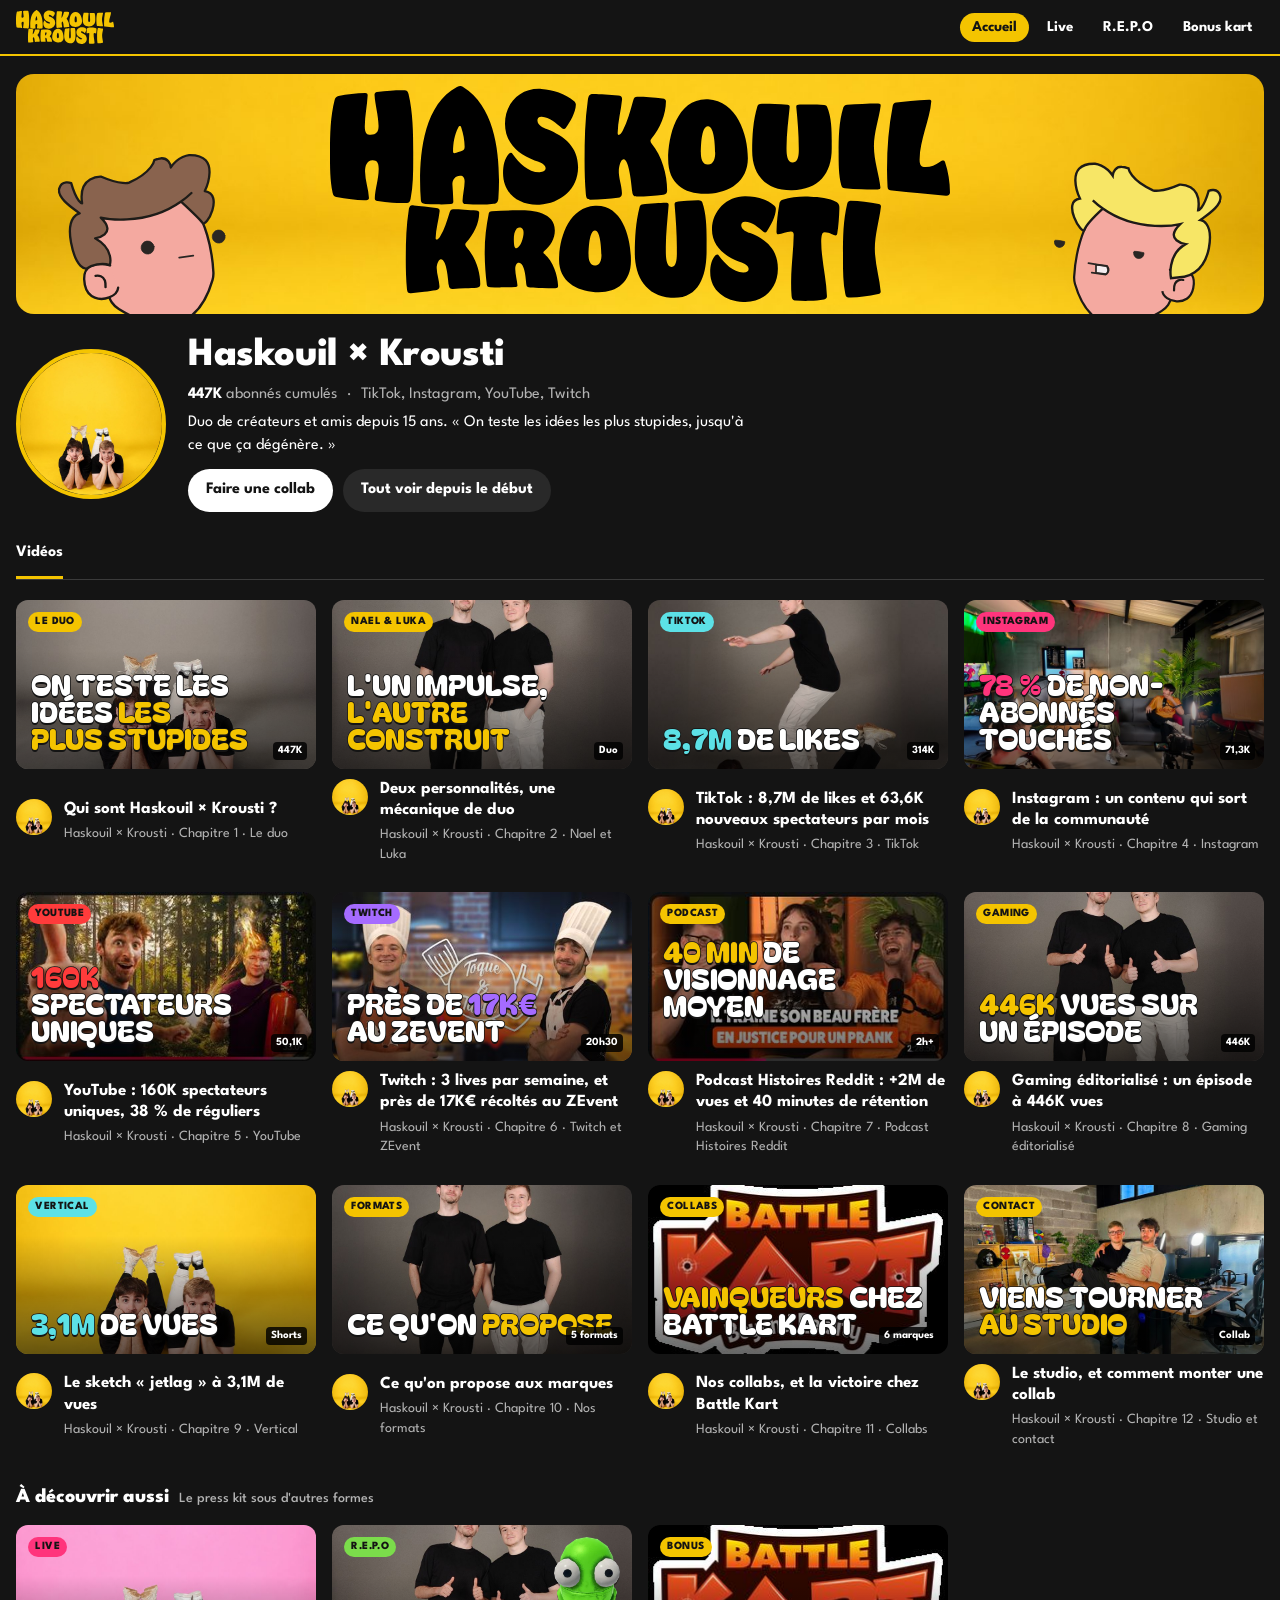
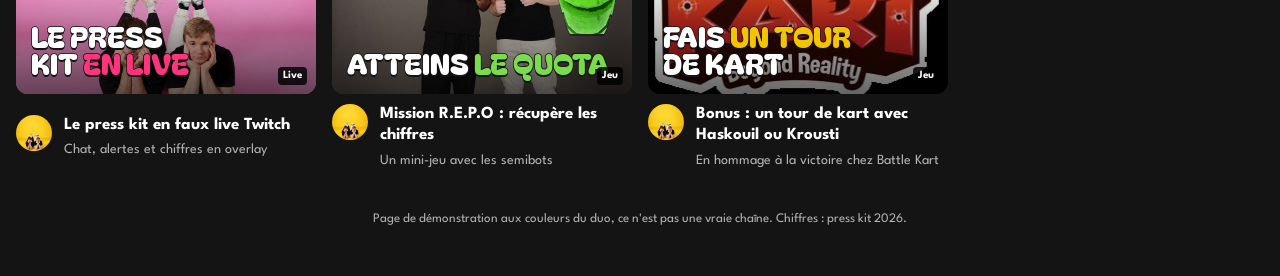
<file: index.html>
<!doctype html>
<html lang="fr">
<head>
<meta charset="utf-8">
<meta name="viewport" content="width=device-width, initial-scale=1, viewport-fit=cover">
<title>Haskouil × Krousti</title>
<meta name="description" content="Press kit 2026 de Haskouil × Krousti, duo d'humour : chiffres, formats, collabs et contact.">
<link rel="icon" href="assets/logo/haskouil.svg">
<link rel="preconnect" href="https://fonts.googleapis.com">
<link rel="preconnect" href="https://fonts.gstatic.com" crossorigin>
<link rel="stylesheet" href="https://fonts.googleapis.com/css2?family=Bagel+Fat+One&family=League+Spartan:wght@400;500;600;700;800&display=swap">
<link rel="stylesheet" href="assets/nav.css">
<style>
/* Layout : page de chaîne vidéo (bannière, en-tête, grille de miniatures). Chaque miniature ouvre une vue « lecture » : lecteur qui fait défiler les chiffres, description, et la suite à droite. Couleurs du kit média HxK. */
:root {
  --bg: #141414;
  --card: #1f1f1f;
  --card-2: #292929;
  --line: #3b3b3b;
  --ink: #ffffff;
  --ink-dim: #b3b3b3;
  --yellow: #f4c400;
  --pink: #ff347c;
  --tiktok: #5ce1e6;
  --twitch: #a56bff;
  --font-display: "Bagel Fat One", "Arial Black", Impact, sans-serif;
  --font-body: "League Spartan", "Helvetica Neue", Arial, sans-serif;
  color-scheme: dark;
}
[hidden] { display: none !important; }
* { box-sizing: border-box; }
html, body { margin: 0; }
body { background: var(--bg); color: var(--ink); font-family: var(--font-body); font-size: 16px; line-height: 1.4; }
img { max-width: 100%; }
button { font: inherit; color: inherit; cursor: pointer; }
button:focus-visible, a:focus-visible { outline: 3px solid var(--yellow); outline-offset: 3px; }
.page {
  max-width: 1280px; margin: 0 auto;
  padding-left: max(16px, env(safe-area-inset-left, 0px));
  padding-right: max(16px, env(safe-area-inset-right, 0px));
  padding-block: 18px calc(48px + env(safe-area-inset-bottom, 0px));
}

/* Bannière et en-tête de chaîne */
.banner {
  border-radius: 18px; overflow: hidden; position: relative;
  aspect-ratio: 5.2 / 1; max-width: 100%; min-height: 110px; display: grid; place-items: center;
  background: var(--yellow) url(assets/fond/bg-jaune.jpg) center / cover no-repeat;
}
.banner .lettrage { width: min(62%, 620px); height: auto; }
.banner .head { position: absolute; bottom: -6%; width: 15%; max-width: 160px; height: auto; }
.banner .head.l { left: 4%; transform: rotate(-8deg); }
.banner .head.r { right: 4%; transform: rotate(8deg); }

.channel { display: grid; grid-template-columns: auto minmax(0, 1fr); gap: 22px; align-items: center; margin: 22px 0 6px; }
.avatar { width: clamp(76px, 12vw, 150px); aspect-ratio: 1; max-width: 100%; border-radius: 50%; object-fit: cover; object-position: center 70%; border: 4px solid var(--yellow); }
.channel h1 { font-weight: 800; font-size: clamp(26px, 4vw, 40px); margin: 0; line-height: 1; letter-spacing: -.01em; }
.channel .meta { color: var(--ink-dim); margin: 8px 0 6px; display: flex; flex-wrap: wrap; gap: 4px 10px; }
.channel .meta b { color: var(--ink); font-weight: 700; }
.channel .about { margin: 0 0 12px; max-width: 62ch; }
.channel .actions { display: flex; gap: 10px; flex-wrap: wrap; }
.btn { border: 0; border-radius: 999px; padding: 10px 18px; font-weight: 700; background: var(--ink); color: #141414; text-decoration: none; display: inline-block; }
.btn.alt { background: var(--card-2); color: var(--ink); }
.btn:hover { filter: brightness(.92); }

.section-title { font-size: 20px; font-weight: 800; margin: 34px 0 14px; display: flex; align-items: baseline; gap: 10px; }
.section-title small { font-size: 14px; font-weight: 500; color: var(--ink-dim); }
.tabs { display: flex; gap: 24px; border-bottom: 1px solid var(--line); margin: 18px 0 20px; }
.tabs span { padding: 12px 0; font-weight: 700; border-bottom: 3px solid var(--yellow); }

/* Grille de miniatures */
.grid { display: grid; grid-template-columns: repeat(auto-fill, minmax(min(100%, 290px), 1fr)); gap: 28px 16px; }
.card { background: none; border: 0; padding: 0; text-align: left; display: grid; gap: 10px; min-width: 0; text-decoration: none; color: inherit; }
.card:hover .thumb { transform: scale(1.015); }
.thumb {
  position: relative; aspect-ratio: 16 / 9; max-width: 100%; width: 100%; border-radius: 12px; overflow: hidden;
  background: var(--card); transition: transform .15s; container-type: inline-size;
}
.thumb .ph { position: absolute; inset: 0; background-size: cover; background-repeat: no-repeat; }
.thumb .ph.half { width: 50%; }
.thumb .ph.half + .ph.half { left: 50%; }
.thumb .shade { position: absolute; inset: 0; background: linear-gradient(180deg, rgba(0,0,0,0) 30%, rgba(0,0,0,.6)); }
.thumb .tx {
  position: absolute; left: 5cqw; right: 5cqw; bottom: 6cqw;
  font-family: var(--font-display); font-weight: 400; text-transform: uppercase; line-height: .95;
  font-size: 9.5cqw; color: var(--ink); text-wrap: balance;
  -webkit-text-stroke: .5cqw #141414; paint-order: stroke fill; text-shadow: 0 .8cqw 0 #141414;
}
.thumb.top .tx { top: 15cqw; bottom: auto; }
.thumb .tx em { font-style: normal; color: var(--accent, var(--yellow)); }
.thumb .tag {
  position: absolute; top: 4cqw; left: 4cqw; background: var(--accent, var(--yellow)); color: #141414;
  font-weight: 800; font-size: max(11px, 3.6cqw); padding: .8cqw 2.4cqw; border-radius: 999px; letter-spacing: .04em; text-transform: uppercase;
}
.thumb .dur {
  position: absolute; right: 3cqw; bottom: 3cqw; background: rgba(0,0,0,.82); color: #fff;
  font-weight: 700; font-size: max(11px, 3.4cqw); padding: .4cqw 1.6cqw; border-radius: 4px; font-variant-numeric: tabular-nums;
}
.thumb .sticker { position: absolute; right: 4cqw; top: 4cqw; width: 22cqw; height: auto; filter: drop-shadow(0 .8cqw 0 rgba(0,0,0,.35)); }
.card .row { display: grid; grid-template-columns: 36px minmax(0, 1fr); gap: 12px; }
.mini-av { width: 36px; height: 36px; border-radius: 50%; object-fit: cover; object-position: center 70%; }
.card h3 { margin: 0 0 4px; font-size: 17px; font-weight: 700; line-height: 1.25; display: -webkit-box; -webkit-line-clamp: 2; -webkit-box-orient: vertical; overflow: hidden; }
.card .sub { color: var(--ink-dim); font-size: 14px; }

/* Vue lecture */
.watch { display: grid; grid-template-columns: minmax(0, 1fr) 400px; gap: 24px; align-items: start; }
.back { background: none; border: 0; color: var(--ink-dim); font-weight: 700; padding: 4px 0 14px; }
.back:hover { color: var(--ink); }
.player { position: relative; aspect-ratio: 16 / 9; max-width: 100%; border-radius: 14px; overflow: hidden; background: #000; container-type: inline-size; }
.player .thumb { position: absolute; inset: 0; border-radius: 0; aspect-ratio: auto; }
.player .slide {
  position: absolute; inset: 0; display: grid; place-items: center; text-align: center; padding: 6cqw;
  background: var(--slide-bg, var(--yellow)); color: #141414;
}
.player .slide b { display: block; font-family: var(--font-display); font-weight: 400; font-size: 17cqw; line-height: .9; }
.player .slide span { display: block; font-weight: 700; font-size: max(14px, 4.2cqw); margin-top: 2cqw; max-width: 34ch; text-wrap: balance; }
.player .slide small { position: absolute; top: 4cqw; left: 4cqw; font-weight: 800; letter-spacing: .1em; text-transform: uppercase; font-size: max(11px, 2.4cqw); }
.player .slide.pop { animation: pop .45s cubic-bezier(.2, 1.4, .4, 1); }
@keyframes pop { from { transform: scale(.92); opacity: 0; } to { transform: none; opacity: 1; } }
.play {
  position: absolute; left: 50%; top: 50%; transform: translate(-50%, -50%);
  width: 15cqw; min-width: 60px; aspect-ratio: 1.4; border-radius: 22%; border: 0; background: var(--yellow);
  display: grid; place-items: center;
}
.play svg { width: 40%; fill: #141414; }
.bar { position: absolute; left: 0; right: 0; bottom: 0; height: 5px; background: rgba(255,255,255,.25); }
.bar i { display: block; height: 100%; width: 0; background: #141414; }
.ctrl { position: absolute; left: 3cqw; bottom: 3cqw; display: flex; gap: 8px; }
.ctrl button { background: rgba(0,0,0,.7); border: 0; border-radius: 999px; padding: 6px 12px; font-weight: 700; color: #fff; font-size: 14px; }

.watch h2 { font-size: clamp(20px, 2.6vw, 26px); font-weight: 800; margin: 14px 0 10px; line-height: 1.2; }
.owner { display: flex; align-items: center; gap: 12px; flex-wrap: wrap; margin-bottom: 14px; }
.owner .mini-av { width: 42px; height: 42px; }
.owner strong { display: block; font-weight: 700; }
.owner small { color: var(--ink-dim); }
.owner .btn { margin-left: auto; }
.desc { background: var(--card); border-radius: 12px; padding: 16px 18px; }
.desc .chap { font-weight: 700; color: var(--yellow); margin: 0 0 6px; }
.desc p { margin: 0 0 10px; }
.desc p.dim { color: var(--ink-dim); font-size: 14px; }
.desc ul.list { margin: 0 0 12px; padding-left: 20px; }
.desc ul.list li { margin-bottom: 4px; }
.stats { display: grid; grid-template-columns: repeat(auto-fill, minmax(min(100%, 140px), 1fr)); gap: 8px; margin: 6px 0 12px; }
.stat { background: var(--card-2); border-radius: 10px; padding: 12px 14px; min-width: 0; }
.stat b { display: block; font-family: var(--font-display); font-weight: 400; font-size: 28px; line-height: 1; font-variant-numeric: tabular-nums; }
.stat span { display: block; margin-top: 6px; font-size: 14px; color: var(--ink-dim); line-height: 1.3; }
.stat.big { grid-column: span 2; background: var(--yellow); color: #141414; }
.stat.big span { color: #141414; }
.duo-cols { display: grid; grid-template-columns: repeat(auto-fit, minmax(min(100%, 220px), 1fr)); gap: 10px; margin-bottom: 12px; }
.duo-cols > div { background: var(--card-2); border-radius: 10px; padding: 12px 14px; }
.duo-cols h3 { margin: 0 0 6px; display: flex; align-items: center; gap: 8px; font-size: 18px; }
.duo-cols h3 img { width: 34px; height: 34px; }
.duo-cols ul { margin: 0; padding-left: 18px; color: var(--ink-dim); }
.formats { display: grid; gap: 8px; margin: 0 0 12px; padding: 0; list-style: none; }
.formats li { background: var(--card-2); border-radius: 10px; padding: 10px 14px; }
.formats li b { display: block; }
.formats li span { color: var(--ink-dim); font-size: 14px; }
.brands { display: flex; flex-wrap: wrap; gap: 8px; list-style: none; padding: 0; margin: 0 0 12px; }
.brands li { background: var(--card-2); border-radius: 999px; padding: 6px 14px; font-weight: 700; }
.mail { display: flex; flex-wrap: wrap; gap: 8px; align-items: center; margin: 4px 0 12px; }
.mail code { font-family: var(--font-body); font-weight: 700; font-size: 18px; background: var(--card-2); padding: 8px 12px; border-radius: 8px; user-select: all; -webkit-user-select: all; overflow-wrap: anywhere; }
.desc a { color: var(--yellow); }
.src { color: var(--ink-dim); font-size: 13px; margin: 0; }

.next h2 { font-size: 16px; font-weight: 700; margin: 0 0 12px; }
.next-list { display: grid; gap: 10px; }
.next-item { display: grid; grid-template-columns: 168px minmax(0, 1fr); gap: 10px; background: none; border: 0; padding: 0; text-align: left; align-items: start; }
.next-item .thumb { border-radius: 8px; }
.next-item h3 { margin: 0 0 4px; font-size: 15px; font-weight: 700; line-height: 1.25; }
.next-item .sub { color: var(--ink-dim); font-size: 13px; }

.foot { color: var(--ink-dim); font-size: 13px; margin: 40px 0 0; text-align: center; }

@media (max-width: 1020px) { .watch { grid-template-columns: minmax(0, 1fr); } }
@media (max-width: 560px) {
  .channel { grid-template-columns: minmax(0, 1fr); justify-items: start; gap: 14px; }
  .next-item { grid-template-columns: 140px minmax(0, 1fr); }
  .banner .head { width: 18%; }
}
@media (prefers-reduced-motion: reduce) { .thumb, .player .slide.pop { transition: none; animation: none; } }
</style>
</head>
<body>
<nav class="hxk-nav" aria-label="Site">
  <a class="brand" href="./" aria-label="Accueil"><img src="assets/logo/lettrage-jaune.svg" alt="Haskouil Krousti"></a>
  <ul>
    <li><a class="link" href="./" aria-current="page">Accueil</a></li>
    <li><a class="link" href="live/">Live</a></li>
    <li><a class="link" href="repo/">R.E.P.O</a></li>
    <li><a class="link" href="kart/">Bonus kart</a></li>
  </ul>
</nav>

<div class="page">
  <div id="home">
    <div class="banner">
      <img class="head l" src="assets/logo/haskouil.svg" alt="">
      <img class="lettrage" src="assets/logo/lettrage-noir.svg" alt="Haskouil Krousti">
      <img class="head r" src="assets/logo/krousti.svg" alt="">
    </div>

    <div class="channel">
      <img class="avatar" src="assets/photos/pp-jaune.jpg" alt="Nael et Luka">
      <div style="min-width: 0;">
        <h1>Haskouil × Krousti</h1>
        <div class="meta"><span><b>447K</b> abonnés cumulés</span><span>·</span><span>TikTok, Instagram, YouTube, Twitch</span></div>
        <p class="about">Duo de créateurs et amis depuis 15 ans. « On teste les idées les plus stupides, jusqu'à ce que ça dégénère. »</p>
        <div class="actions">
          <button class="btn" type="button" data-open="11">Faire une collab</button>
          <button class="btn alt" type="button" data-open="0">Tout voir depuis le début</button>
        </div>
      </div>
    </div>

    <div class="tabs"><span>Vidéos</span></div>
    <div class="grid" id="grid"></div>

    <h2 class="section-title">À découvrir aussi <small>Le press kit sous d'autres formes</small></h2>
    <div class="grid" id="extras"></div>
  </div>

  <div id="watchView" hidden>
    <button class="back" type="button" id="back">← Toutes les vidéos</button>
    <div class="watch">
      <div style="min-width: 0;">
        <div class="player" id="player"></div>
        <h2 id="wTitle"></h2>
        <div class="owner">
          <img class="mini-av" src="assets/photos/pp-jaune.jpg" alt="">
          <div><strong>Haskouil × Krousti</strong><small>447K abonnés cumulés</small></div>
          <button class="btn" type="button" data-open="11">Faire une collab</button>
        </div>
        <div class="desc" id="wDesc"></div>
      </div>
      <aside class="next">
        <h2>À suivre</h2>
        <div class="next-list" id="nextList"></div>
      </aside>
    </div>
  </div>

  <p class="foot">Page de démonstration aux couleurs du duo, ce n'est pas une vraie chaîne. Chiffres : press kit 2026.</p>
</div>

<script>
(() => {
  const IMG = {
    allonges: "assets/photos/duo-allonges.jpg", debout: "assets/photos/duo-debout.jpg", pouces: "assets/photos/duo-pouces.jpg",
    debout2: "assets/photos/duo-debout-2.jpg", ppjaune: "assets/photos/pp-jaune.jpg", pprose: "assets/photos/pp-rose.jpg",
    saut: "assets/kit/duo.jpg", studio1: "assets/kit/studio1.jpg", diy: "assets/kit/diy.jpg", toque: "assets/kit/toque.jpg",
    reddit: "assets/kit/reddit.jpg", bk: "assets/kit/bk.jpg", studio2: "assets/kit/studio2.jpg"
  };
  const SRC = `<p class="src">Source : press kit 2026</p>`;
  const st = list => `<div class="stats">${list.map(([b, s, big]) => `<div class="stat${big ? " big" : ""}"><b>${b}</b><span>${s}</span></div>`).join("")}</div>`;

  // Chaque vidéo = une section du press kit, chaque chiffre n'y apparaît qu'une fois.
  // "slides" = ce que le lecteur fait défiler.
  const V = [
    {
      img: [["allonges", "center 75%"]], tag: "Le duo", tx: "On teste les idées <em>les plus stupides</em>", dur: "447K",
      title: "Qui sont Haskouil × Krousti ?", chap: "Chapitre 1 · Le duo",
      slides: [["447K", "abonnés cumulés sur TikTok, Instagram, YouTube et Twitch"], ["15 ans", "d'amitié entre Nael et Luka"], ["25-34 ans", "la majorité de l'audience, devant les 18-24 ans"]],
      body: `<p>Duo de créateurs et amis depuis 15 ans. « On teste les idées les plus stupides, jusqu'à ce que ça dégénère. »</p>
        ${st([["447K", "abonnés cumulés sur 4 plateformes", 1], ["15 ans", "d'amitié"]])}
        <p class="dim">Audience : 25-34 ans en majorité, puis 18-24 ans, puis 13-17 ans.</p>${SRC}`
    },
    {
      img: [["debout", "center 30%"]], tag: "Nael & Luka", tx: "L'un impulse, <em>l'autre construit</em>", dur: "Duo",
      title: "Deux personnalités, une mécanique de duo", chap: "Chapitre 2 · Nael et Luka",
      slides: [["Nael", "Impulsion, énergie et présence à l'écran"], ["Luka", "Sens du rythme et de la construction comique"], ["Le duo", "L'un impulse, l'autre construit, l'un rebondit, l'autre relance"]],
      body: `<div class="duo-cols">
          <div><h3><img src="assets/logo/haskouil.svg" alt="">Nael · Haskouil</h3><ul>
            <li>Impulsion, énergie et présence à l'écran</li>
            <li>Improvisation naturelle : réactions, rebonds et spontanéité</li>
            <li>Aisance IRL, capable de pousser une situation jusqu'au bout</li></ul></div>
          <div><h3><img src="assets/logo/krousti.svg" alt="">Luka · Krousti</h3><ul>
            <li>Sens du rythme et de la construction comique</li>
            <li>Répartie, timing et précision des punchlines</li>
            <li>Recul créatif : repère, développe et structure les situations</li></ul></div>
        </div>
        <p>Pour une marque : Nael porte l'intégration à l'écran, en live et en IRL ; Luka l'écrit pour qu'elle ne casse pas le contenu.</p>${SRC}`
    },
    {
      img: [["saut", "center 30%"]], tag: "TikTok", accent: "var(--tiktok)", tx: "<em>8,7M</em> de likes", dur: "314K",
      title: "TikTok : 8,7M de likes et 63,6K nouveaux spectateurs par mois", chap: "Chapitre 3 · TikTok",
      slides: [["8,7M", "likes cumulés sur TikTok"], ["63,6K", "nouveaux spectateurs sur 28 jours"], ["314K", "abonnés"], ["45 %", "de 18-24 ans"]],
      body: `${st([["8,7M", "likes cumulés", 1], ["63,6K", "nouveaux spectateurs sur 28 jours"], ["314K", "abonnés"], ["4,5K", "partages sur 28 jours"], ["45 %", "de 18-24 ans"], ["380K", "vues sur 28 jours"]])}${SRC}`
    },
    {
      img: [["studio1", "center"]], tag: "Instagram", accent: "var(--pink)", tx: "<em>78 %</em> de non-abonnés touchés", dur: "71,3K",
      title: "Instagram : un contenu qui sort de la communauté", chap: "Chapitre 4 · Instagram",
      slides: [["78 %", "de non-abonnés touchés"], ["152K", "interactions sur 30 jours"], ["71,3K", "abonnés"], ["46 %", "de 25-34 ans"]],
      body: `${st([["78 %", "de non-abonnés touchés", 1], ["152K", "interactions sur 30 jours"], ["71,3K", "abonnés"], ["46 %", "de 25-34 ans"]])}
        <p class="dim">Entre 1 et 2 millions de vues par mois.</p>${SRC}`
    },
    {
      img: [["diy", "center"]], tag: "YouTube", accent: "#ff3b3b", tx: "<em>160K</em> spectateurs uniques", dur: "50,1K",
      title: "YouTube : 160K spectateurs uniques, 38 % de réguliers", chap: "Chapitre 5 · YouTube",
      slides: [["650K", "vues par mois"], ["160K", "spectateurs uniques"], ["38 %", "de spectateurs réguliers"], ["20,2K h", "de visionnage en septembre 2026"], ["50,1K", "abonnés"]],
      body: `${st([["650K", "vues par mois", 1], ["160K", "spectateurs uniques"], ["38 %", "de spectateurs réguliers"], ["20,2K h", "de visionnage (septembre 2026)"], ["50,1K", "abonnés"]])}${SRC}`
    },
    {
      img: [["toque", "center"]], tag: "Twitch", accent: "var(--twitch)", tx: "Près de <em>17K€</em> au ZEvent", dur: "20h30",
      title: "Twitch : 3 lives par semaine, et près de 17K€ récoltés au ZEvent", chap: "Chapitre 6 · Twitch et ZEvent",
      slides: [["17K€", "récoltés, ou presque, au ZEvent 2026"], ["+48 000", "spectateurs uniques pendant le ZEvent"], ["80-100", "viewers en moyenne"], ["20h30", "lundi, mercredi et jeudi"]],
      body: `<p>En live <strong>lundi, mercredi et jeudi à 20h30</strong>, dont le format cuisine « Toque &amp; Tablier ».</p>
        ${st([["11,7K", "abonnés"], ["80 à 100", "viewers moyens"], ["5K à 8K", "spectateurs uniques par mois"], ["200 à 400", "chatteurs"], ["~155K", "minutes regardées par mois"]])}
        <p><strong>ZEvent, du 4 au 6 septembre 2026</strong></p>
        ${st([["~17K€", "récoltés", 1], ["+48 000", "spectateurs uniques"], ["298", "viewers au pic, 170 en moyenne"]])}${SRC}`
    },
    {
      img: [["reddit", "center"]], cls: "top", tag: "Podcast", tx: "<em>40 min</em> de visionnage moyen", dur: "2h+",
      title: "Podcast Histoires Reddit : +2M de vues et 40 minutes de rétention", chap: "Chapitre 7 · Podcast Histoires Reddit",
      slides: [["+2M", "vues verticales"], ["40 min", "de visionnage moyen sur des épisodes de 2h+"], ["44 %", "de femmes dans l'audience"]],
      body: `<p>Le format long sur YouTube, découpé en vertical.</p>
        ${st([["+2M", "vues verticales", 1], ["40 min", "de visionnage moyen sur 2h+"]])}
        <p class="dim">Audience : 56 % d'hommes, 44 % de femmes ; ~53 % de 25-34 ans, ~34 % de 18-24 ans. 2 épisodes, +30K vues sur YouTube.</p>${SRC}`
    },
    {
      img: [["pouces", "center 30%"]], tag: "Gaming", tx: "<em>446K</em> vues sur un épisode", dur: "446K",
      title: "Gaming éditorialisé : un épisode à 446K vues", chap: "Chapitre 8 · Gaming éditorialisé",
      slides: [["446K", "vues sur un seul épisode"], ["75 %", "d'hommes dans l'audience"]],
      body: `<p>Des jeux racontés comme des épisodes, en long sur YouTube.</p>
        ${st([["446K", "vues sur un épisode", 1], ["75 %", "d'hommes"]])}
        <p class="dim">~38 % de 25-34 ans, ~36 % de 18-24 ans. +530K vues sur les 3 vidéos du format.</p>${SRC}`
    },
    {
      img: [["ppjaune", "center 70%"]], tag: "Vertical", accent: "var(--tiktok)", tx: "<em>3,1M</em> de vues", dur: "Shorts",
      title: "Le sketch « jetlag » à 3,1M de vues", chap: "Chapitre 9 · Vertical",
      slides: [["3,1M", "vues, sketch « jetlag »"], ["2M", "vues, clip « permis »"], ["403K", "vues, extrait Reddit"]],
      body: `<p>TikTok, Reels et Shorts. Le live sert de test, YouTube raconte, le vertical décline : une collab peut vivre sur trois plateformes.</p>
        ${st([["3,1M", "vues, sketch « jetlag »", 1], ["2M", "vues, clip « permis »"], ["403K", "vues, extrait Reddit"]])}${SRC}`
    },
    {
      img: [["debout2", "center 30%"]], tag: "Formats", tx: "Ce qu'on <em>propose</em>", dur: "5 formats",
      title: "Ce qu'on propose aux marques", chap: "Chapitre 10 · Nos formats",
      slides: [["Long", "intégration dans une vidéo, ou vidéo dédiée"], ["Live", "un live Twitch sponsorisé"], ["360°", "une collab déclinée en long, en live et en vertical"]],
      body: `<ul class="formats">
          <li><b>Intégration dans une vidéo longue</b><span>La marque entre dans un épisode YouTube, écrite pour ne pas casser le contenu.</span></li>
          <li><b>Vidéo dédiée</b><span>Un épisode construit autour de la marque.</span></li>
          <li><b>Live sponsorisé</b><span>Sur Twitch, lundi, mercredi ou jeudi à 20h30.</span></li>
          <li><b>Déclinaison verticale</b><span>TikTok, Reels et Shorts.</span></li>
          <li><b>Pack 360° multiplateforme</b><span>Le live teste, YouTube raconte, le vertical décline.</span></li>
        </ul>
        <p class="dim">Tarifs sur demande.</p>`
    },
    {
      img: [["bk", "center"]], tag: "Collabs", tx: "<em>Vainqueurs</em> chez Battle Kart", dur: "6 marques",
      title: "Nos collabs, et la victoire chez Battle Kart", chap: "Chapitre 11 · Collabs",
      slides: [["6", "marques partenaires : HelloFresh, Kqueo, Battle Kart, Xsolla, Holy, Razer"], ["12/10", "victoire à la course des régions Battle Kart, 2026"]],
      body: `<p>Ils ont déjà fait équipe avec le duo :</p>
        <ul class="brands"><li>HelloFresh</li><li>Kqueo</li><li>Battle Kart</li><li>Xsolla</li><li>Holy</li><li>Razer</li></ul>
        <p>Le <strong>12 octobre 2026</strong>, le duo remporte la course des régions organisée par Battle Kart, déjà partenaire : une deuxième activation avec la marque. <a href="https://www.instagram.com/p/DePopqyAWar/" target="_blank" rel="noopener">Voir le post Instagram</a></p>
        <p><a href="kart/">Faire un tour en kart avec eux (bonus) →</a></p>${SRC}`
    },
    {
      img: [["studio2", "center"]], tag: "Contact", tx: "Viens tourner <em>au studio</em>", dur: "Collab",
      title: "Le studio, et comment monter une collab", chap: "Chapitre 12 · Studio et contact",
      slides: [["Studio", "dans les locaux du Phoenix depuis 2026 : créer, tourner, streamer"], ["Contact", "haskouilpro@outlook.fr"]],
      body: `<p>Le duo crée, tourne et streame dans son studio, installé depuis 2026 dans les locaux du Phoenix.</p>
        <p>Pour une collab, écris-leur :</p>
        <div class="mail"><code>haskouilpro@outlook.fr</code><button class="btn" type="button" data-copy>Copier</button></div>${SRC}`
    }
  ];

  const EXTRAS = [
    { href: "live/", img: [["pprose", "center 70%"]], tag: "Live", accent: "var(--pink)", tx: "Le press kit <em>en live</em>", dur: "Live", title: "Le press kit en faux live Twitch", sub: "Chat, alertes et chiffres en overlay" },
    { href: "repo/", img: [["pouces", "center 30%"]], tag: "R.E.P.O", accent: "#7bdc4b", tx: "Atteins <em>le quota</em>", dur: "Jeu", title: "Mission R.E.P.O : récupère les chiffres", sub: "Un mini-jeu avec les semibots", sticker: "assets/repo/vert-xl.webp" },
    { href: "kart/", img: [["bk", "center"]], tag: "Bonus", tx: "Fais <em>un tour</em> de kart", dur: "Jeu", title: "Bonus : un tour de kart avec Haskouil ou Krousti", sub: "En hommage à la victoire chez Battle Kart" }
  ];

  const $ = id => document.getElementById(id);
  const thumbHTML = (v, big) => `
    <div class="thumb${v.cls ? " " + v.cls : ""}" style="${v.accent ? `--accent:${v.accent}` : ""}">
      ${v.img.map(([k, pos]) => `<div class="ph${v.img.length > 1 ? " half" : ""}" style="background-image:url(${IMG[k]});background-position:${pos}"></div>`).join("")}
      <div class="shade"></div>
      ${v.sticker ? `<img class="sticker" src="${v.sticker}" alt="">` : ""}
      <span class="tag">${v.tag}</span>
      <span class="tx">${v.tx}</span>
      ${big ? "" : `<span class="dur">${v.dur}</span>`}
    </div>`;

  $("grid").innerHTML = V.map((v, i) => `
    <button class="card" type="button" data-open="${i}">
      ${thumbHTML(v)}
      <div class="row"><img class="mini-av" src="${IMG.ppjaune}" alt="">
        <div><h3>${v.title}</h3><div class="sub">Haskouil × Krousti · ${v.chap}</div></div></div>
    </button>`).join("");
  $("extras").innerHTML = EXTRAS.map(v => `
    <a class="card" href="${v.href}">
      ${thumbHTML(v)}
      <div class="row"><img class="mini-av" src="${IMG.ppjaune}" alt="">
        <div><h3>${v.title}</h3><div class="sub">${v.sub}</div></div></div>
    </a>`).join("");

  // Lecteur : fait défiler les chiffres de la section comme une vidéo
  const reduce = window.matchMedia("(prefers-reduced-motion: reduce)").matches;
  let cur = 0, timer = 0, step = -1, playing = false;
  const SLIDE_MS = 2600;

  function renderPoster() {
    $("player").innerHTML = thumbHTML(V[cur], true) +
      `<button class="play" type="button" id="playBtn" aria-label="Lire"><svg viewBox="0 0 24 24"><path d="M7 4.5v15l13-7.5z"/></svg></button>`;
    $("playBtn").addEventListener("click", play);
  }
  function play() {
    playing = true; step = -1;
    $("player").innerHTML = `<div class="slide" id="slide"></div>
      <div class="ctrl"><button type="button" id="pauseBtn">Pause</button><button type="button" id="replayBtn">Revoir</button></div>
      <div class="bar"><i id="barFill"></i></div>`;
    $("pauseBtn").addEventListener("click", togglePause);
    $("replayBtn").addEventListener("click", play);
    nextSlide();
  }
  function nextSlide() {
    clearTimeout(timer);
    const v = V[cur];
    step++;
    if (step >= v.slides.length) { playing = false; renderEnd(); return; }
    const [b, s] = v.slides[step];
    const el = $("slide");
    el.style.setProperty("--slide-bg", v.accent || "var(--yellow)");
    el.innerHTML = `<small>${v.tag} · ${step + 1}/${v.slides.length}</small><div><b>${b}</b><span>${s}</span></div>`;
    if (!reduce) { el.classList.remove("pop"); void el.offsetWidth; el.classList.add("pop"); }
    $("barFill").style.width = `${((step + 1) / v.slides.length) * 100}%`;
    timer = setTimeout(nextSlide, SLIDE_MS);
  }
  function togglePause(e) {
    playing = !playing;
    e.currentTarget.textContent = playing ? "Pause" : "Lecture";
    if (playing) timer = setTimeout(nextSlide, SLIDE_MS); else clearTimeout(timer);
  }
  function renderEnd() {
    const n = (cur + 1) % V.length;
    $("player").innerHTML = thumbHTML(V[n], true) +
      `<button class="play" type="button" id="playNext" aria-label="Vidéo suivante"><svg viewBox="0 0 24 24"><path d="M7 4.5v15l13-7.5z"/></svg></button>
       <div class="ctrl"><button type="button" id="replayEnd">Revoir</button></div>`;
    $("playNext").addEventListener("click", () => { open(n); play(); });
    $("replayEnd").addEventListener("click", play);
  }

  function open(i) {
    clearTimeout(timer);
    cur = i;
    const v = V[i];
    $("home").hidden = true; $("watchView").hidden = false;
    $("wTitle").textContent = v.title;
    $("wDesc").innerHTML = `<p class="chap">${v.chap}</p>${v.body}`;
    renderPoster();
    $("nextList").innerHTML = V.map((w, k) => k === i ? "" : `
      <button class="next-item" type="button" data-open="${k}">${thumbHTML(w)}
        <div><h3>${w.title}</h3><div class="sub">${w.chap}</div></div></button>`).join("");
    window.scrollTo({ top: 0, behavior: "auto" });
  }
  function home() {
    clearTimeout(timer);
    $("watchView").hidden = true; $("home").hidden = false;
  }

  document.addEventListener("click", e => {
    const o = e.target.closest("[data-open]");
    if (o) { open(+o.dataset.open); return; }
    const c = e.target.closest("[data-copy]");
    if (c) {
      const code = c.parentElement.querySelector("code");
      const fallback = () => { const r = document.createRange(); r.selectNodeContents(code); const s = getSelection(); s.removeAllRanges(); s.addRange(r); c.textContent = "Sélectionné"; };
      try { navigator.clipboard.writeText(code.textContent).then(() => { c.textContent = "Copié"; setTimeout(() => c.textContent = "Copier", 1600); }, fallback); } catch (_) { fallback(); }
    }
  });
  $("back").addEventListener("click", home);
  window.addEventListener("keydown", e => { if (e.key === "Escape" && !$("watchView").hidden) home(); });
})();
</script>
</body>
</html>
</file>
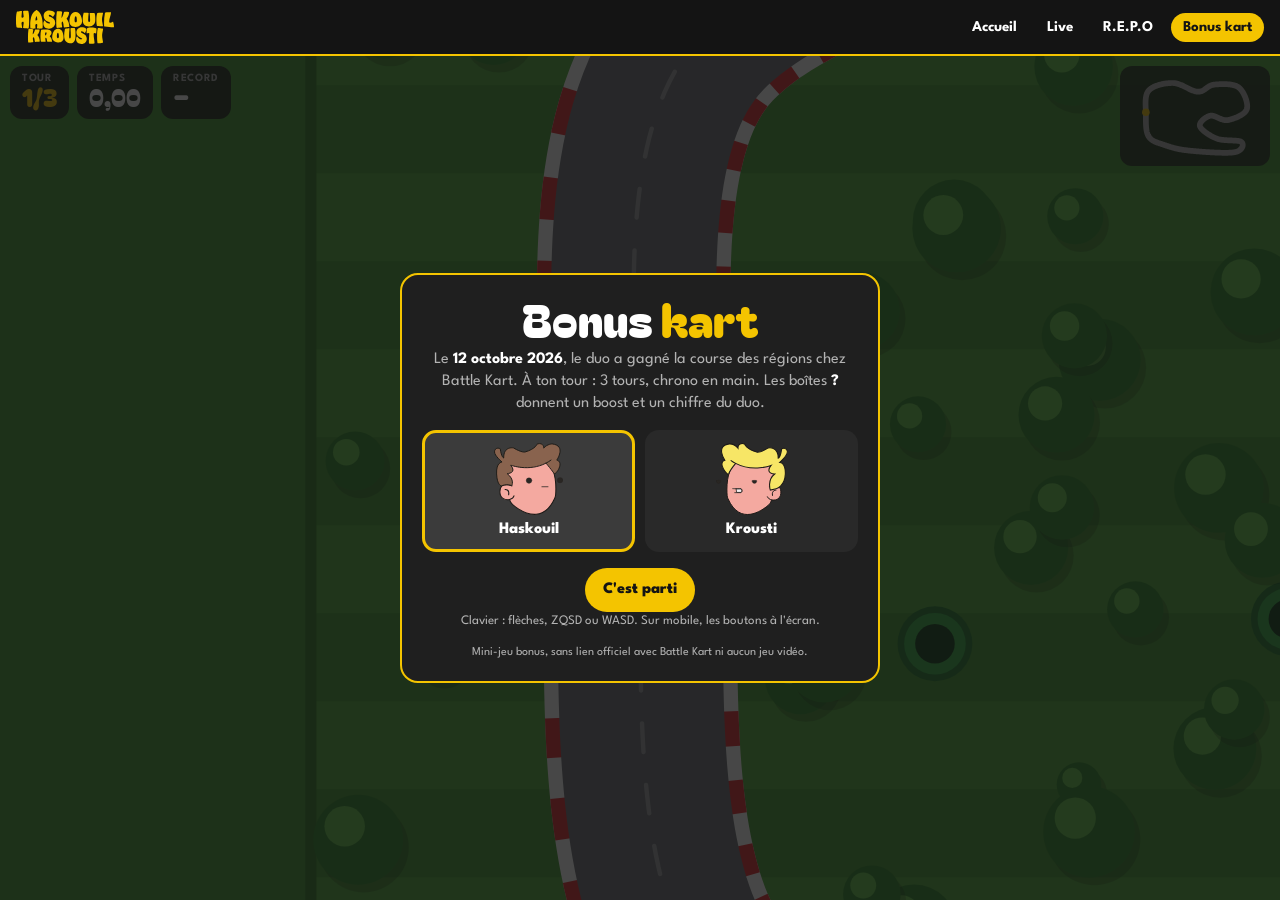
<file: kart/index.html>
<!doctype html>
<html lang="fr">
<head>
<meta charset="utf-8">
<meta name="viewport" content="width=device-width, initial-scale=1, viewport-fit=cover">
<title>Bonus kart · Haskouil × Krousti</title>
<meta name="description" content="Mini-jeu bonus : un contre-la-montre en kart avec Haskouil ou Krousti, en clin d'œil à leur victoire chez Battle Kart.">
<link rel="icon" href="../assets/logo/haskouil.svg">
<link rel="preconnect" href="https://fonts.googleapis.com">
<link rel="preconnect" href="https://fonts.gstatic.com" crossorigin>
<link rel="stylesheet" href="https://fonts.googleapis.com/css2?family=Bagel+Fat+One&family=League+Spartan:wght@400;500;600;700;800&display=swap">
<link rel="stylesheet" href="../assets/nav.css">
<style>
/* Bonus kart : contre-la-montre de 3 tours vu du dessus, décor façon jeu de kart (herbe, bordures rouges et blanches, boîtes surprises, plaques de boost). */
:root {
  --bg: #141414;
  --card: #1f1f1f;
  --card-2: #292929;
  --line: #3b3b3b;
  --ink: #ffffff;
  --ink-dim: #b3b3b3;
  --yellow: #f4c400;
  --font-display: "Bagel Fat One", "Arial Black", Impact, sans-serif;
  --font-body: "League Spartan", "Helvetica Neue", Arial, sans-serif;
  color-scheme: dark;
}
[hidden] { display: none !important; }
* { box-sizing: border-box; }
html, body { margin: 0; height: 100%; }
body { background: var(--bg); color: var(--ink); font-family: var(--font-body); font-size: 16px; line-height: 1.4; display: flex; flex-direction: column; overflow: hidden; height: 100dvh; }
button { font: inherit; color: inherit; cursor: pointer; }
button:focus-visible, a:focus-visible { outline: 3px solid var(--yellow); outline-offset: 3px; }
a { color: var(--yellow); }
.game { position: relative; flex: 1; min-height: 0; overflow: hidden; background: #3f9a2c; }
canvas#c { position: absolute; inset: 0; width: 100%; height: 100%; display: block; touch-action: none; }

/* HUD */
.hud { position: absolute; top: 10px; left: max(10px, env(safe-area-inset-left, 0px)); z-index: 4; display: flex; gap: 8px; flex-wrap: wrap; pointer-events: none; }
.hud div { background: rgba(20,20,20,.85); border-radius: 12px; padding: 6px 12px; line-height: 1.1; }
.hud small { display: block; font-size: 11px; font-weight: 700; color: var(--ink-dim); text-transform: uppercase; letter-spacing: .06em; }
.hud b { font-family: var(--font-display); font-weight: 400; font-size: 24px; font-variant-numeric: tabular-nums; }
.hud .lap b { color: var(--yellow); }
#mini { position: absolute; top: 10px; right: max(10px, env(safe-area-inset-right, 0px)); z-index: 4; width: 150px; height: 100px; background: rgba(20,20,20,.75); border-radius: 12px; pointer-events: none; }

.toast { position: absolute; left: 50%; top: 74px; transform: translateX(-50%); z-index: 6; background: var(--yellow); color: #141414; border-radius: 14px; padding: 8px 14px; text-align: center; pointer-events: none; max-width: min(92%, 340px); box-shadow: 0 6px 0 rgba(0,0,0,.25); }
.toast b { font-family: var(--font-display); font-weight: 400; font-size: 26px; line-height: 1; display: block; }
.toast span { font-weight: 700; font-size: 14px; line-height: 1.2; display: block; margin-top: 2px; }
.count { position: absolute; inset: 0; z-index: 7; display: grid; place-items: center; pointer-events: none; font-family: var(--font-display); font-size: clamp(80px, 20vw, 180px); color: var(--yellow); text-shadow: 0 8px 0 #141414; }

/* Écrans d'intro et d'arrivée */
.screen { position: absolute; inset: 0; z-index: 8; display: grid; place-items: center; padding: 16px; background: rgba(20,20,20,.78); overflow-y: auto; }
.card { background: var(--card); border: 2px solid var(--yellow); border-radius: 18px; padding: 20px; width: min(100%, 480px); text-align: center; }
.card h1, .card h2 { font-family: var(--font-display); font-weight: 400; font-size: clamp(30px, 6vw, 46px); margin: 0 0 8px; line-height: 1; }
.card h1 em, .card h2 em { font-style: normal; color: var(--yellow); }
.card p { margin: 0 0 14px; color: var(--ink-dim); }
.card p strong { color: var(--ink); }
.pick { display: grid; grid-template-columns: 1fr 1fr; gap: 10px; margin: 0 0 16px; }
.pick button { background: var(--card-2); border: 3px solid transparent; border-radius: 14px; padding: 10px 6px 8px; font-weight: 800; }
.pick button img { width: 72px; height: 72px; object-fit: contain; display: block; margin: 0 auto 4px; }
.pick button[aria-pressed="true"] { border-color: var(--yellow); background: #3b3b3b; }
.btn { border: 0; border-radius: 999px; padding: 11px 18px; font-weight: 800; background: var(--yellow); color: #141414; text-decoration: none; display: inline-block; }
.btn.ghost { background: var(--card-2); color: var(--ink); }
.row { display: flex; gap: 8px; justify-content: center; flex-wrap: wrap; }
.keys { font-size: 13px; margin-top: 12px; color: var(--ink-dim); }
.times { list-style: none; padding: 0; margin: 0 0 14px; display: grid; gap: 4px; font-variant-numeric: tabular-nums; }
.times li { display: flex; justify-content: space-between; background: var(--card-2); border-radius: 8px; padding: 6px 12px; }
.times li.best { color: var(--yellow); font-weight: 700; }
.legal { font-size: 12px; color: var(--ink-dim); margin: 12px 0 0 !important; }

/* Boutons tactiles */
.pad { position: absolute; z-index: 5; left: 0; right: 0; bottom: 0; display: flex; justify-content: space-between; align-items: flex-end; padding: 0 calc(14px + env(safe-area-inset-right, 0px)) calc(14px + env(safe-area-inset-bottom, 0px)) calc(14px + env(safe-area-inset-left, 0px)); pointer-events: none; }
.pad-group { display: flex; gap: 12px; pointer-events: auto; }
.pad button { width: 72px; height: 72px; border-radius: 50%; background: rgba(20,20,20,.8); border: 2px solid var(--line); font-weight: 800; font-size: 14px; text-transform: uppercase; display: grid; place-items: center; touch-action: none; -webkit-user-select: none; user-select: none; }
.pad button svg { width: 30px; height: 30px; fill: var(--ink); }
.pad button.on { background: var(--yellow); border-color: var(--yellow); color: #141414; }
.pad button.on svg { fill: #141414; }
.pad .gas { width: 86px; height: 86px; border-color: var(--yellow); }
@media (max-width: 520px) {
  #mini { width: 110px; height: 74px; }
  .hud b { font-size: 20px; }
  .hud .best { display: none; }
}
</style>
</head>
<body>
<nav class="hxk-nav" aria-label="Site">
  <a class="brand" href="../" aria-label="Accueil"><img src="../assets/logo/lettrage-jaune.svg" alt="Haskouil Krousti"></a>
  <ul>
    <li><a class="link" href="../">Accueil</a></li>
    <li><a class="link" href="../live/">Live</a></li>
    <li><a class="link" href="../repo/">R.E.P.O</a></li>
    <li><a class="link" href="./" aria-current="page">Bonus kart</a></li>
  </ul>
</nav>

<main class="game" id="game">
  <canvas id="c" aria-label="Circuit de kart vu du dessus" role="img"></canvas>
  <div class="hud" aria-live="off">
    <div class="lap"><small>Tour</small><b id="lap">1/3</b></div>
    <div><small>Temps</small><b id="time">0,00</b></div>
    <div class="best"><small>Record</small><b id="best">–</b></div>
  </div>
  <canvas id="mini" aria-hidden="true"></canvas>
  <div class="toast" id="toast" hidden aria-live="polite"><b id="toastB"></b><span id="toastS"></span></div>
  <div class="count" id="count" hidden aria-live="assertive"></div>

  <div class="pad" id="pad" hidden>
    <div class="pad-group">
      <button type="button" data-key="left" aria-label="Tourner à gauche"><svg viewBox="0 0 24 24"><path d="M15.5 4 7 12l8.5 8 1.5-1.5L9.9 12 17 5.5z"/></svg></button>
      <button type="button" data-key="right" aria-label="Tourner à droite"><svg viewBox="0 0 24 24"><path d="M8.5 4 17 12l-8.5 8L7 18.5l7.1-6.5L7 5.5z"/></svg></button>
    </div>
    <div class="pad-group">
      <button type="button" data-key="down" aria-label="Freiner">Frein</button>
      <button type="button" data-key="up" class="gas" aria-label="Accélérer">Gaz</button>
    </div>
  </div>

  <div class="screen" id="intro">
    <div class="card">
      <h1>Bonus <em>kart</em></h1>
      <p>Le <strong>12 octobre 2026</strong>, le duo a gagné la course des régions chez Battle Kart. À ton tour : 3 tours, chrono en main. Les boîtes <strong>?</strong> donnent un boost et un chiffre du duo.</p>
      <div class="pick" role="group" aria-label="Choisis ton pilote">
        <button type="button" data-pilot="haskouil" aria-pressed="true"><img src="../assets/logo/haskouil.svg" alt="">Haskouil</button>
        <button type="button" data-pilot="krousti" aria-pressed="false"><img src="../assets/logo/krousti.svg" alt="">Krousti</button>
      </div>
      <button class="btn" type="button" id="go">C'est parti</button>
      <p class="keys">Clavier : flèches, ZQSD ou WASD. Sur mobile, les boutons à l'écran.</p>
      <p class="legal">Mini-jeu bonus, sans lien officiel avec Battle Kart ni aucun jeu vidéo.</p>
    </div>
  </div>

  <div class="screen" id="end" hidden>
    <div class="card">
      <h2>Arrivée <em>!</em></h2>
      <p id="endTxt"></p>
      <ol class="times" id="times"></ol>
      <div class="row">
        <button class="btn" type="button" id="again">Rejouer</button>
        <a class="btn ghost" href="../">Retour à l'accueil</a>
      </div>
      <p class="legal">Une collab ? <a href="mailto:haskouilpro@outlook.fr">haskouilpro@outlook.fr</a></p>
    </div>
  </div>
</main>

<script>
(() => {
  // Chiffres du press kit, un par boîte, mêmes valeurs que la page d'accueil.
  const FACTS = [
    ["447K", "abonnés cumulés sur 4 plateformes"],
    ["8,7M", "likes cumulés sur TikTok"],
    ["78 %", "de non-abonnés touchés sur Instagram"],
    ["160K", "spectateurs uniques sur YouTube"],
    ["~17K€", "récoltés au ZEvent 2026"],
    ["+2M", "vues verticales du podcast Reddit"],
    ["446K", "vues sur un épisode gaming"],
    ["3,1M", "vues pour le sketch « jetlag »"],
    ["12/10", "victoire chez Battle Kart"]
  ];
  const LAPS = 3;

  // ---------- Piste ----------
  const WW = 2400, WH = 1650, TW = 150, N = 640;
  const CTRL = [[300,800],[350,360],[800,220],[1250,380],[1550,250],[2000,300],[2150,700],[1800,900],[1480,820],[1290,1010],[1600,1240],[2050,1300],[1920,1490],[1100,1460],[650,1360],[350,1200]];
  function spline(pts, per) {
    const out = [], m = pts.length;
    for (let i = 0; i < m; i++) {
      const p0 = pts[(i - 1 + m) % m], p1 = pts[i], p2 = pts[(i + 1) % m], p3 = pts[(i + 2) % m];
      for (let k = 0; k < per; k++) {
        const t = k / per, t2 = t * t, t3 = t2 * t;
        const f = a => 0.5 * (2 * p1[a] + (-p0[a] + p2[a]) * t + (2 * p0[a] - 5 * p1[a] + 4 * p2[a] - p3[a]) * t2 + (-p0[a] + 3 * p1[a] - 3 * p2[a] + p3[a]) * t3);
        out.push([f(0), f(1)]);
      }
    }
    return out;
  }
  function resample(raw, n) {
    const len = [0];
    for (let i = 1; i <= raw.length; i++) {
      const a = raw[i - 1], b = raw[i % raw.length];
      len.push(len[i - 1] + Math.hypot(b[0] - a[0], b[1] - a[1]));
    }
    const total = len[len.length - 1], out = [];
    let j = 0;
    for (let i = 0; i < n; i++) {
      const d = total * i / n;
      while (len[j + 1] < d) j++;
      const a = raw[j], b = raw[(j + 1) % raw.length], t = (d - len[j]) / (len[j + 1] - len[j] || 1);
      out.push([a[0] + (b[0] - a[0]) * t, a[1] + (b[1] - a[1]) * t]);
    }
    return out;
  }
  const P = resample(spline(CTRL, 40), N);
  const tangent = i => {
    const a = P[(i - 2 + N) % N], b = P[(i + 2) % N];
    const l = Math.hypot(b[0] - a[0], b[1] - a[1]);
    return [(b[0] - a[0]) / l, (b[1] - a[1]) / l];
  };
  const trackPath = new Path2D();
  P.forEach((p, i) => i ? trackPath.lineTo(p[0], p[1]) : trackPath.moveTo(p[0], p[1]));
  trackPath.closePath();
  function nearest(x, y, hint) {
    let best = 0, bd = Infinity;
    const scan = (from, to) => {
      for (let k = from; k <= to; k++) {
        const i = (k + N) % N, dx = P[i][0] - x, dy = P[i][1] - y, d = dx * dx + dy * dy;
        if (d < bd) { bd = d; best = i; }
      }
    };
    if (hint != null) scan(hint - 40, hint + 40);
    if (hint == null || bd > 250 * 250) scan(0, N - 1);
    return { i: best, d: Math.sqrt(bd) };
  }
  const at = (i, off) => { const [tx, ty] = tangent(i); return [P[i][0] - ty * off, P[i][1] + tx * off]; };

  // Boîtes surprises (rangées de 3) et plaques de boost
  const BOXES = [];
  [90, 250, 410, 545].forEach(i => [-45, 0, 45].forEach(o => { const [x, y] = at(i, o); BOXES.push({ x, y, t: 0 }); }));
  const BOOSTS = [170, 330, 480].map((i, k) => { const [x, y] = at(i, k % 2 ? 30 : -30); const [tx, ty] = tangent(i); return { x, y, a: Math.atan2(ty, tx) }; });

  // Décor : buissons ronds, tuyaux et piles de pneus loin de la piste
  let seed = 11;
  const rnd = () => (seed = (seed * 16807) % 2147483647) / 2147483647;
  const BUSH = [], PIPES = [];
  for (let tries = 0; BUSH.length < 120 && tries < 5000; tries++) {
    const x = 40 + rnd() * (WW - 80), y = 40 + rnd() * (WH - 80);
    if (nearest(x, y).d < TW / 2 + 70) continue;
    BUSH.push({ x, y, r: 20 + rnd() * 22 });
  }
  for (let tries = 0; PIPES.length < 8 && tries < 3000; tries++) {
    const x = 120 + rnd() * (WW - 240), y = 120 + rnd() * (WH - 240);
    if (nearest(x, y).d < TW / 2 + 110 || BUSH.some(b => Math.hypot(b.x - x, b.y - y) < 70)) continue;
    PIPES.push({ x, y });
  }

  // ---------- État ----------
  const $ = id => document.getElementById(id);
  const canvas = $("c"), ctx = canvas.getContext("2d");
  const mini = $("mini"), mctx = mini.getContext("2d");
  const game = $("game");
  const HEADS = { haskouil: new Image(), krousti: new Image() };
  HEADS.haskouil.src = "../assets/logo/haskouil.svg";
  HEADS.krousti.src = "../assets/logo/krousti.svg";
  const KART_COL = { haskouil: "#f4c400", krousti: "#ff347c" };
  let pilot = "haskouil";
  const startIdx = 4;
  const car = {};
  const keys = { up: false, down: false, left: false, right: false };
  let state = "intro", lap = 1, half = false, lastI = startIdx, tStart = 0, tLap = 0, laps = [], boost = 0, factIdx = 0, now = 0;
  let cw = 0, ch = 0, dpr = 1, zoom = 1;

  function reset() {
    const [tx, ty] = tangent(startIdx);
    Object.assign(car, { x: P[startIdx][0], y: P[startIdx][1], h: Math.atan2(ty, tx), v: 0 });
    lap = 1; half = false; lastI = startIdx; laps = []; boost = 0;
    BOXES.forEach(b => b.t = 0);
    $("lap").textContent = `1/${LAPS}`;
    $("time").textContent = "0,00";
  }

  const fmt = s => s.toFixed(2).replace(".", ",");
  const readBest = () => { try { const v = parseFloat(localStorage.getItem("hxk-kart-best")); return v > 0 ? v : null; } catch (e) { return null; } };
  const showBest = () => { const b = readBest(); $("best").textContent = b ? fmt(b) : "–"; };

  function resize() {
    dpr = Math.min(devicePixelRatio || 1, 2);
    cw = game.clientWidth; ch = game.clientHeight;
    canvas.width = cw * dpr; canvas.height = ch * dpr;
    zoom = Math.max(0.5, Math.min(1.1, Math.min(cw, ch) / 720));
    const r = mini.getBoundingClientRect();
    mini.width = r.width * dpr; mini.height = r.height * dpr;
  }
  addEventListener("resize", resize);

  // ---------- Contrôles ----------
  const coarse = matchMedia("(pointer: coarse)").matches;
  const showPad = () => { $("pad").hidden = false; };
  if (coarse) showPad();
  addEventListener("touchstart", showPad, { once: true, passive: true });

  const KEYMAP = { ArrowUp: "up", KeyW: "up", KeyZ: "up", ArrowDown: "down", KeyS: "down", ArrowLeft: "left", KeyA: "left", KeyQ: "left", ArrowRight: "right", KeyD: "right" };
  addEventListener("keydown", e => {
    const k = KEYMAP[e.code];
    if (k && (state === "race" || state === "count")) { keys[k] = true; e.preventDefault(); }
  });
  addEventListener("keyup", e => { const k = KEYMAP[e.code]; if (k) keys[k] = false; });
  addEventListener("blur", () => { for (const k in keys) keys[k] = false; });
  document.querySelectorAll(".pad button").forEach(b => {
    const k = b.dataset.key;
    const on = e => { e.preventDefault(); keys[k] = true; b.classList.add("on"); try { b.setPointerCapture(e.pointerId); } catch (_) {} };
    const off = () => { keys[k] = false; b.classList.remove("on"); };
    b.addEventListener("pointerdown", on);
    b.addEventListener("pointerup", off);
    b.addEventListener("pointercancel", off);
    b.addEventListener("lostpointercapture", off);
    b.addEventListener("contextmenu", e => e.preventDefault());
  });

  document.querySelectorAll("[data-pilot]").forEach(b => b.addEventListener("click", () => {
    pilot = b.dataset.pilot;
    document.querySelectorAll("[data-pilot]").forEach(x => x.setAttribute("aria-pressed", x === b));
  }));

  function countdown() {
    reset();
    $("intro").hidden = true; $("end").hidden = true;
    state = "count";
    const el = $("count");
    el.hidden = false;
    let n = 3;
    el.textContent = n;
    const tick = setInterval(() => {
      n--;
      if (n > 0) el.textContent = n;
      else if (n === 0) { el.textContent = "GO !"; state = "race"; tStart = tLap = performance.now(); }
      else { clearInterval(tick); el.hidden = true; }
    }, 700);
  }
  $("go").addEventListener("click", countdown);
  $("again").addEventListener("click", countdown);

  let toastTimer = 0;
  function toast(b, s) {
    $("toastB").textContent = b; $("toastS").textContent = s;
    $("toast").hidden = false;
    clearTimeout(toastTimer);
    toastTimer = setTimeout(() => $("toast").hidden = true, 2200);
  }

  function finish() {
    state = "end";
    const total = (performance.now() - tStart) / 1000;
    const prev = readBest();
    const rec = !prev || total < prev;
    if (rec) { try { localStorage.setItem("hxk-kart-best", total); } catch (e) {} }
    const bestLap = Math.min(...laps);
    $("times").innerHTML = laps.map((t, i) => `<li${t === bestLap ? ' class="best"' : ""}><span>Tour ${i + 1}</span><span>${fmt(t)} s</span></li>`).join("");
    $("endTxt").innerHTML = `${pilot === "haskouil" ? "Haskouil" : "Krousti"} boucle les 3 tours en <strong>${fmt(total)} s</strong>. ${rec ? (prev ? "Nouveau record !" : "Premier record posé.") : `Record à battre : ${fmt(prev)} s.`}`;
    showBest();
    setTimeout(() => { $("end").hidden = false; $("again").focus(); }, 600);
  }

  // ---------- Physique ----------
  const ACC = 460, BRAKE = 900, DRAG = 170, MAXV = 600, BOOSTV = 900, GRASSV = 220, REV = 170, STEER = 2.8;
  function step(dt) {
    const live = state === "race";
    let thr = live ? (keys.up ? 1 : 0) - (keys.down ? 1 : 0) : 0;
    const steer = live ? (keys.right ? 1 : 0) - (keys.left ? 1 : 0) : 0;
    const near = nearest(car.x, car.y, lastI);
    const onTrack = near.d < TW / 2 + 8;
    if (boost > 0) { boost -= dt; if (live) thr = Math.max(thr, 1); }
    const acc = boost > 0 ? ACC * 2.2 : ACC;
    if (thr > 0) car.v += (car.v < 0 ? BRAKE : acc) * dt;
    else if (thr < 0) car.v -= (car.v > 0 ? BRAKE : ACC * 0.6) * dt;
    else car.v -= Math.sign(car.v) * Math.min(Math.abs(car.v), DRAG * dt);
    const max = boost > 0 ? BOOSTV : onTrack ? MAXV : GRASSV;
    if (car.v > max) car.v -= (car.v - max) * Math.min(1, 3.5 * dt);
    if (car.v < -REV) car.v = -REV;
    const grip = Math.min(1, Math.abs(car.v) / 150) * (onTrack ? 1 : 0.8);
    car.h += steer * STEER * grip * Math.sign(car.v) * dt;
    car.x += Math.cos(car.h) * car.v * dt;
    car.y += Math.sin(car.h) * car.v * dt;
    const m = 30;
    if (car.x < m || car.x > WW - m || car.y < m || car.y > WH - m) {
      car.x = Math.max(m, Math.min(WW - m, car.x));
      car.y = Math.max(m, Math.min(WH - m, car.y));
      car.v *= -0.3;
    }
    if (!live) { lastI = near.i; return; }

    // Tours : il faut passer la mi-course avant de recouper la ligne
    if (near.i > N * 0.45 && near.i < N * 0.55) half = true;
    if (half && lastI > N * 0.85 && near.i < N * 0.15) {
      const t = performance.now();
      laps.push((t - tLap) / 1000);
      tLap = t; half = false;
      if (laps.length >= LAPS) { lastI = near.i; finish(); return; }
      lap = laps.length + 1;
      $("lap").textContent = `${lap}/${LAPS}`;
      toast(`Tour ${lap}`, lap === LAPS ? "Dernier tour !" : "Continue comme ça");
    }
    lastI = near.i;

    for (const b of BOXES) {
      if (b.t > 0) { b.t -= dt; continue; }
      if (Math.hypot(b.x - car.x, b.y - car.y) < 36) {
        b.t = 4; boost = 1.1;
        const f = FACTS[factIdx++ % FACTS.length];
        toast(f[0], f[1]);
      }
    }
    for (const p of BOOSTS) if (Math.hypot(p.x - car.x, p.y - car.y) < 40) boost = Math.max(boost, 0.7);
  }

  // ---------- Rendu ----------
  function drawWorld() {
    // herbe à bandes
    ctx.fillStyle = "#3f9a2c"; ctx.fillRect(-400, -400, WW + 800, WH + 800);
    ctx.fillStyle = "#4cae35";
    for (let y = 0; y < WH; y += 160) ctx.fillRect(0, y, WW, 80);
    ctx.strokeStyle = "#2d7a1f"; ctx.lineWidth = 10; ctx.strokeRect(0, 0, WW, WH);

    // bordures rouges et blanches, puis asphalte
    ctx.lineJoin = "round"; ctx.lineCap = "round";
    ctx.strokeStyle = "#ffffff"; ctx.lineWidth = TW + 26; ctx.stroke(trackPath);
    ctx.save(); ctx.lineCap = "butt"; ctx.setLineDash([34, 34]); ctx.strokeStyle = "#e5262b"; ctx.stroke(trackPath); ctx.restore();
    ctx.strokeStyle = "#6c6f75"; ctx.lineWidth = TW; ctx.stroke(trackPath);
    ctx.save(); ctx.setLineDash([26, 30]); ctx.strokeStyle = "rgba(255,255,255,.35)"; ctx.lineWidth = 4; ctx.stroke(trackPath); ctx.restore();

    // ligne de départ en damier
    const [tx, ty] = tangent(0), nx = -ty, ny = tx, sq = TW / 8;
    ctx.save(); ctx.translate(P[0][0], P[0][1]); ctx.rotate(Math.atan2(ny, nx));
    for (let r = 0; r < 2; r++) for (let c = 0; c < 8; c++) {
      ctx.fillStyle = (r + c) % 2 ? "#141414" : "#ffffff";
      ctx.fillRect(-TW / 2 + c * sq, -sq + r * sq, sq, sq);
    }
    ctx.restore();
    // arche de départ
    const [ax, ay] = [P[0][0] + nx * (TW / 2 + 24), P[0][1] + ny * (TW / 2 + 24)], [bx, by] = [P[0][0] - nx * (TW / 2 + 24), P[0][1] - ny * (TW / 2 + 24)];
    ctx.fillStyle = "#141414"; [[ax, ay], [bx, by]].forEach(([x, y]) => { ctx.beginPath(); ctx.arc(x, y, 12, 0, 7); ctx.fill(); });

    // plaques de boost (chevrons jaunes)
    for (const p of BOOSTS) {
      ctx.save(); ctx.translate(p.x, p.y); ctx.rotate(p.a);
      ctx.fillStyle = "#f4c400"; ctx.fillRect(-30, -22, 60, 44);
      ctx.fillStyle = "#141414";
      for (let k = -1; k <= 1; k++) { ctx.beginPath(); ctx.moveTo(-6 + k * 16, -14); ctx.lineTo(4 + k * 16, 0); ctx.lineTo(-6 + k * 16, 14); ctx.lineTo(-12 + k * 16, 14); ctx.lineTo(-2 + k * 16, 0); ctx.lineTo(-12 + k * 16, -14); ctx.fill(); }
      ctx.restore();
    }

    // décor
    for (const p of PIPES) {
      ctx.fillStyle = "#1e7d2a"; ctx.beginPath(); ctx.arc(p.x, p.y, 34, 0, 7); ctx.fill();
      ctx.fillStyle = "#30b33f"; ctx.beginPath(); ctx.arc(p.x, p.y, 28, 0, 7); ctx.fill();
      ctx.fillStyle = "#0b3d12"; ctx.beginPath(); ctx.arc(p.x, p.y, 18, 0, 7); ctx.fill();
    }
    for (const b of BUSH) {
      ctx.fillStyle = "rgba(0,0,0,.18)"; ctx.beginPath(); ctx.arc(b.x + 5, b.y + 7, b.r, 0, 7); ctx.fill();
      ctx.fillStyle = "#2b8a24"; ctx.beginPath(); ctx.arc(b.x, b.y, b.r, 0, 7); ctx.fill();
      ctx.fillStyle = "#5fc744"; ctx.beginPath(); ctx.arc(b.x - b.r * .3, b.y - b.r * .3, b.r * .45, 0, 7); ctx.fill();
    }

    // boîtes surprises arc-en-ciel
    const bob = Math.sin(now / 260) * 3;
    for (const b of BOXES) {
      if (b.t > 0) continue;
      ctx.save(); ctx.translate(b.x, b.y + bob); ctx.rotate(now / 900);
      const g = ctx.createLinearGradient(-18, -18, 18, 18);
      ["#ff347c", "#f4c400", "#5ce1e6", "#a56bff"].forEach((c, i) => g.addColorStop(i / 3, c));
      ctx.fillStyle = g; ctx.globalAlpha = .92;
      ctx.beginPath(); ctx.roundRect ? ctx.roundRect(-18, -18, 36, 36, 7) : ctx.rect(-18, -18, 36, 36); ctx.fill();
      ctx.globalAlpha = 1; ctx.strokeStyle = "#fff"; ctx.lineWidth = 3; ctx.stroke();
      ctx.rotate(-now / 900);
      ctx.fillStyle = "#fff"; ctx.font = "bold 24px 'Bagel Fat One', Arial Black, sans-serif"; ctx.textAlign = "center"; ctx.textBaseline = "middle";
      ctx.fillText("?", 0, 2);
      ctx.restore();
    }
  }

  function drawKart() {
    ctx.save(); ctx.translate(car.x, car.y);
    ctx.save(); ctx.rotate(car.h);
    if (boost > 0) { // flammes de boost
      ctx.fillStyle = "#ff8a00"; ctx.beginPath(); ctx.moveTo(-26, -8); ctx.lineTo(-44 - Math.random() * 12, 0); ctx.lineTo(-26, 8); ctx.fill();
      ctx.fillStyle = "#f4c400"; ctx.beginPath(); ctx.moveTo(-26, -4); ctx.lineTo(-36 - Math.random() * 6, 0); ctx.lineTo(-26, 4); ctx.fill();
    }
    ctx.fillStyle = "rgba(0,0,0,.25)"; ctx.fillRect(-24, -18, 52, 40);
    ctx.fillStyle = "#141414";
    [[-18, -20], [10, -20], [-18, 12], [10, 12]].forEach(([x, y]) => ctx.fillRect(x, y, 14, 8));
    ctx.fillStyle = KART_COL[pilot];
    ctx.beginPath(); ctx.moveTo(-24, -13); ctx.lineTo(18, -11); ctx.lineTo(28, 0); ctx.lineTo(18, 11); ctx.lineTo(-24, 13); ctx.closePath(); ctx.fill();
    ctx.strokeStyle = "#141414"; ctx.lineWidth = 3; ctx.stroke();
    ctx.fillStyle = "#141414"; ctx.fillRect(-26, -12, 5, 24);
    ctx.restore();
    // tête du pilote, toujours droite
    const img = HEADS[pilot];
    if (img.complete && img.naturalWidth) ctx.drawImage(img, -26, -46, 52, 54);
    else { ctx.fillStyle = "#fff"; ctx.beginPath(); ctx.arc(0, -20, 18, 0, 7); ctx.fill(); }
    ctx.restore();
  }

  function drawMini() {
    const w = mini.width, h = mini.height;
    mctx.clearRect(0, 0, w, h);
    const s = Math.min(w / WW, h / WH) * 0.9, ox = (w - WW * s) / 2, oy = (h - WH * s) / 2;
    mctx.save(); mctx.translate(ox, oy); mctx.scale(s, s);
    mctx.strokeStyle = "#b3b3b3"; mctx.lineWidth = TW * .7; mctx.lineJoin = "round"; mctx.stroke(trackPath);
    mctx.fillStyle = KART_COL[pilot]; mctx.beginPath(); mctx.arc(car.x, car.y, 70, 0, 7); mctx.fill();
    mctx.restore();
  }

  let last = performance.now();
  function frame(t) {
    now = t;
    const dt = Math.min(0.033, (t - last) / 1000); last = t;
    step(dt);
    if (state === "race") $("time").textContent = fmt((t - tStart) / 1000);
    ctx.setTransform(dpr, 0, 0, dpr, 0, 0);
    ctx.clearRect(0, 0, cw, ch);
    const lead = Math.max(0, car.v) * 0.25;
    const cx = car.x + Math.cos(car.h) * lead, cy = car.y + Math.sin(car.h) * lead;
    ctx.save();
    ctx.translate(cw / 2, ch / 2); ctx.scale(zoom, zoom); ctx.translate(-cx, -cy);
    drawWorld();
    drawKart();
    ctx.restore();
    drawMini();
    requestAnimationFrame(frame);
  }

  reset();
  resize();
  showBest();
  requestAnimationFrame(frame);
})();
</script>
</body>
</html>
</file>
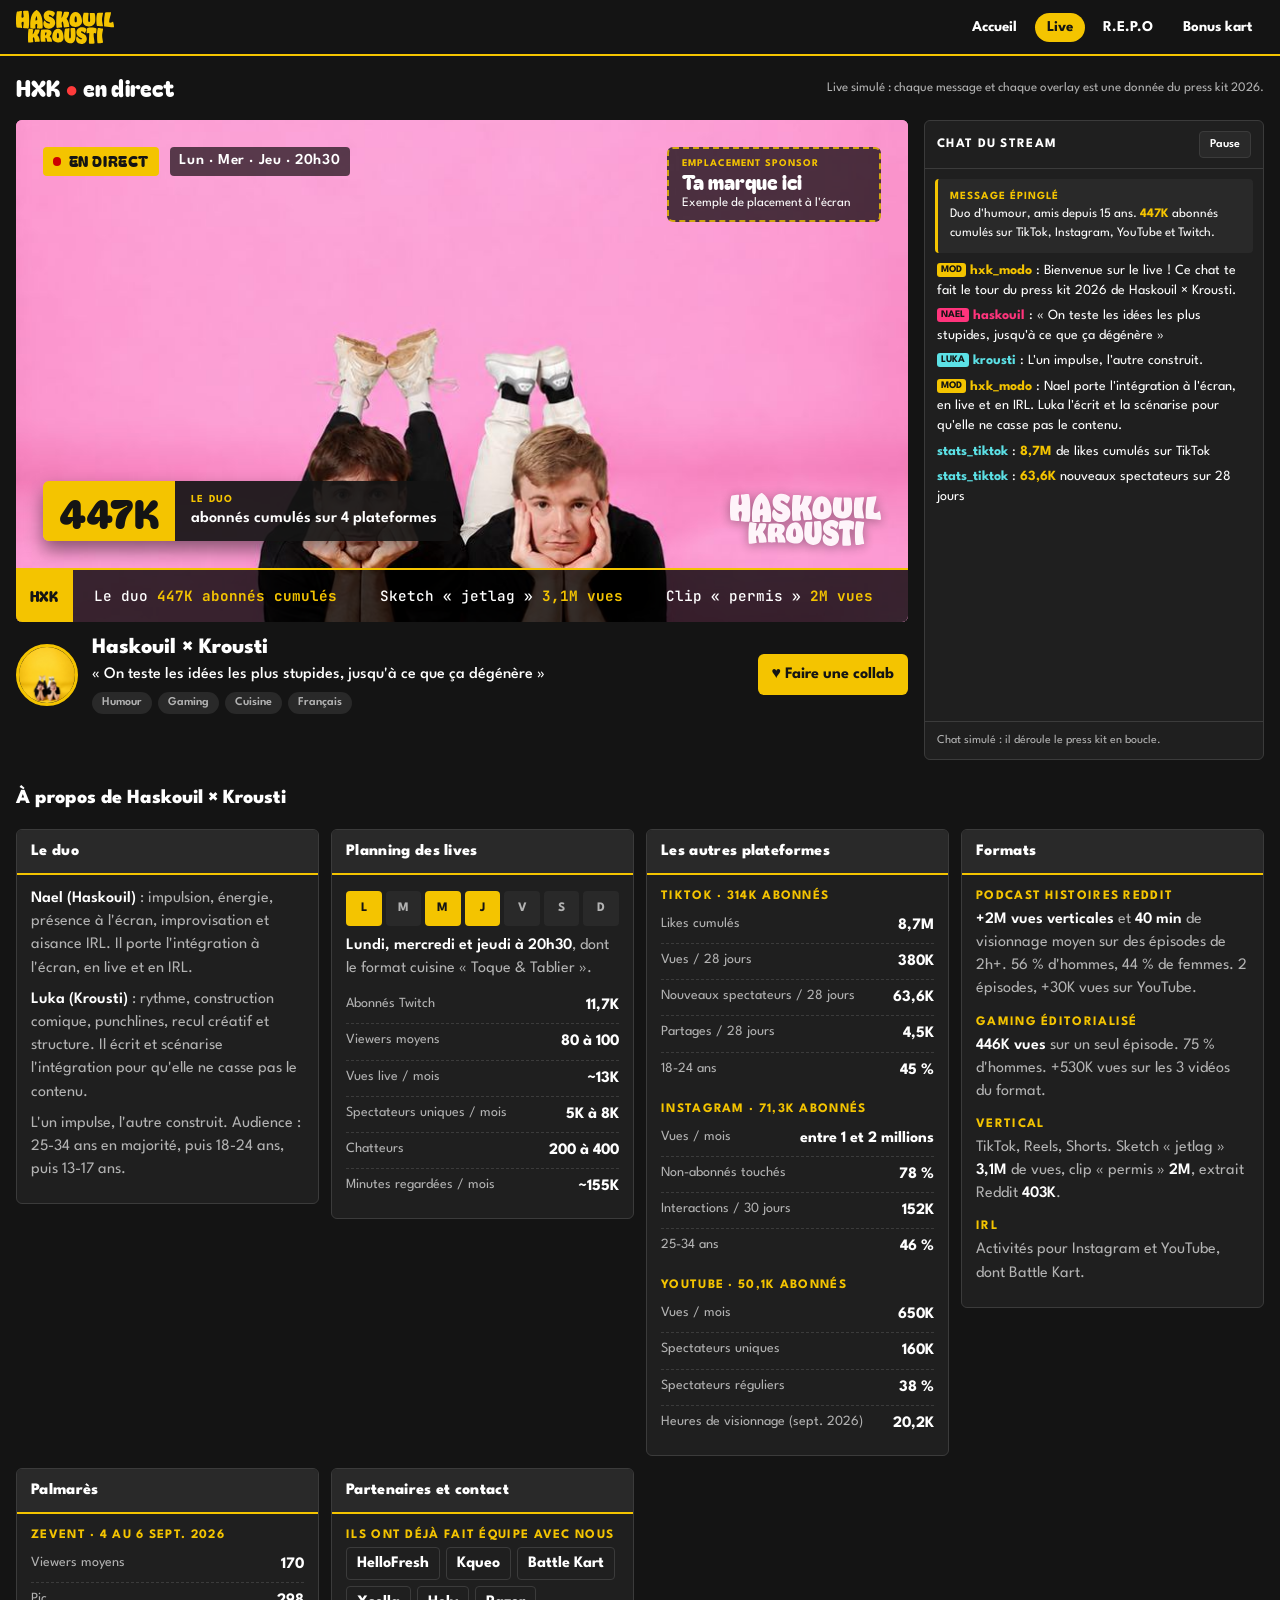
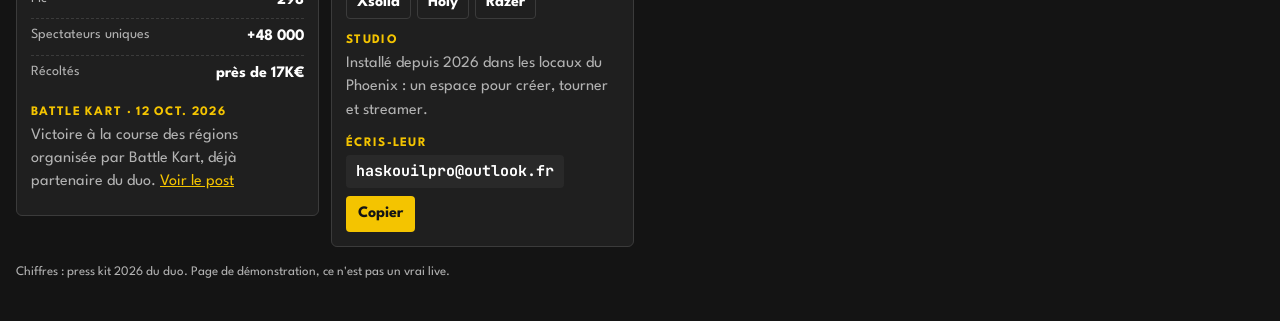
<file: live/index.html>
<!doctype html>
<html lang="fr">
<head>
<meta charset="utf-8">
<meta name="viewport" content="width=device-width, initial-scale=1, viewport-fit=cover">
<title>Live · Haskouil × Krousti</title>
<meta name="description" content="Un live simulé de Haskouil × Krousti : le chat, les alertes et les overlays déroulent le press kit 2026.">
<link rel="icon" href="../assets/logo/haskouil.svg">
<link rel="preconnect" href="https://fonts.googleapis.com">
<link rel="preconnect" href="https://fonts.gstatic.com" crossorigin>
<link rel="stylesheet" href="https://fonts.googleapis.com/css2?family=Bagel+Fat+One&family=League+Spartan:wght@400;500;600;700;800&family=JetBrains+Mono:wght@500;700&display=swap">
<link rel="stylesheet" href="../assets/nav.css">
<style>
/* Layout : une page de live (lecteur + chat à droite, panneaux d'info dessous). Le lecteur porte les overlays, le chat déroule le press kit message par message. */
:root {
  --bg: #141414;
  --surface: #1f1f1f;
  --surface-2: #292929;
  --line: #3b3b3b;
  --ink: #ffffff;
  --ink-dim: #b3b3b3;
  --hot: #f4c400;
  --gold: #f4c400;
  --mint: #5ce1e6;
  --font-display: "Bagel Fat One", "Arial Black", Impact, sans-serif;
  --font-body: "League Spartan", "Helvetica Neue", Arial, sans-serif;
  --font-mono: "JetBrains Mono", ui-monospace, Menlo, monospace;
  color-scheme: dark;
}
[hidden] { display: none !important; }
* { box-sizing: border-box; }
html, body { margin: 0; }
body { background: var(--bg); color: var(--ink); font-family: var(--font-body); font-size: 16px; line-height: 1.45; }
img { max-width: 100%; }
button { font: inherit; color: inherit; cursor: pointer; }
button:focus-visible, a:focus-visible { outline: 3px solid var(--gold); outline-offset: 2px; }
.page {
  max-width: 1280px; margin: 0 auto; display: grid; gap: 16px;
  padding-left: max(16px, env(safe-area-inset-left, 0px));
  padding-right: max(16px, env(safe-area-inset-right, 0px));
  padding-block: 16px calc(40px + env(safe-area-inset-bottom, 0px));
}

.top { display: flex; justify-content: space-between; align-items: center; gap: 12px; flex-wrap: wrap; }
.logo { font-family: var(--font-display); font-size: 22px; letter-spacing: .01em; }
.logo em { font-style: normal; color: #ff3b3b; }
.demo-note { font-size: 13px; color: var(--ink-dim); }

.main { display: grid; grid-template-columns: minmax(0, 1fr) 340px; gap: 16px; align-items: start; }

/* Lecteur */
.player {
  position: relative; aspect-ratio: 16 / 9; max-width: 100%; overflow: hidden; border-radius: 6px;
  background: #ff347c url(../assets/fond/bg-rose.jpg) center / cover no-repeat; container-type: inline-size;
}
.scene { position: absolute; inset: 0; width: 100%; height: 100%; display: block; object-fit: cover; object-position: center 62%; animation: zoom 24s ease-in-out infinite alternate; }
@keyframes zoom { from { transform: scale(1); } to { transform: scale(1.08) translateY(-1.5%); } }
.watermark { right: 3cqw; bottom: 8.5cqw; width: 17cqw; height: auto; opacity: .9; filter: drop-shadow(0 .3cqw .6cqw rgba(0,0,0,.4)); }
.ov { position: absolute; z-index: 2; }
.live-badge {
  top: 3cqw; left: 3cqw; display: flex; gap: 1.2cqw; align-items: center;
  font-family: var(--font-display); font-size: max(11px, 1.7cqw); letter-spacing: .04em;
}
.live-badge .dot { background: var(--hot); color: #141414; padding: .4cqw 1.1cqw; border-radius: 4px; display: flex; gap: .8cqw; align-items: center; }
.live-badge .dot::before { content: ""; width: 1cqw; height: 1cqw; min-width: 7px; min-height: 7px; border-radius: 50%; background: #cc0000; animation: blink 1.2s infinite; }
.live-badge .sched { background: rgba(0, 0, 0, .65); padding: .4cqw 1.1cqw; border-radius: 4px; font-family: var(--font-body); font-weight: 600; }
@keyframes blink { 50% { opacity: .2; } }

.sponsor-slot {
  top: 3cqw; right: 3cqw; width: 24cqw; padding: 1cqw 1.4cqw; border-radius: 6px;
  background: rgba(0, 0, 0, .7); border: 2px dashed rgba(244, 196, 0, .8);
  font-size: max(10px, 1.45cqw); line-height: 1.25;
}
.sponsor-slot small { display: block; color: var(--gold); font-weight: 700; letter-spacing: .1em; text-transform: uppercase; font-size: max(9px, 1.15cqw); }
.sponsor-slot b { display: block; font-family: var(--font-display); font-weight: 400; font-size: max(13px, 2.2cqw); }

.alert {
  top: 18%; left: 50%; transform: translateX(-50%);
  min-width: 46cqw; max-width: 80cqw; text-align: center; padding: 1.8cqw 3cqw; border-radius: 10px;
  background: var(--gold); color: #141414; box-shadow: 0 1cqw 3cqw rgba(0, 0, 0, .5);
}
.alert small { display: block; font-weight: 700; letter-spacing: .14em; text-transform: uppercase; font-size: max(10px, 1.4cqw); }
.alert b { display: block; font-family: var(--font-display); font-weight: 400; font-size: max(17px, 3.6cqw); line-height: 1.05; margin-top: .4cqw; }
.alert span { display: block; font-weight: 600; font-size: max(11px, 1.6cqw); margin-top: .4cqw; }
.alert.show { animation: pop 4.2s both; }
@keyframes pop {
  0% { transform: translate(-50%, -30px) scale(.8); opacity: 0; }
  8% { transform: translate(-50%, 0) scale(1.06); opacity: 1; }
  12% { transform: translate(-50%, 0) scale(1); }
  88% { opacity: 1; transform: translate(-50%, 0) scale(1); }
  100% { opacity: 0; transform: translate(-50%, -16px) scale(.96); }
}

.lower {
  left: 3cqw; bottom: 9cqw; display: flex; align-items: stretch; border-radius: 6px; overflow: hidden;
  box-shadow: 0 1cqw 2cqw rgba(0, 0, 0, .45); max-width: 70cqw;
}
.lower .k { background: var(--hot); color: #141414; font-family: var(--font-display); font-size: max(18px, 4.4cqw); line-height: 1; padding: 1.2cqw 1.8cqw; display: flex; align-items: center; font-variant-numeric: tabular-nums; }
.lower .l { background: rgba(20, 20, 20, .92); padding: 1cqw 1.8cqw; display: flex; flex-direction: column; justify-content: center; min-width: 0; }
.lower .l small { color: var(--gold); font-weight: 700; letter-spacing: .12em; text-transform: uppercase; font-size: max(9px, 1.2cqw); }
.lower .l span { font-weight: 600; font-size: max(11px, 1.8cqw); }
.lower.swap { animation: swap .5s ease-out; }
@keyframes swap { from { transform: translateX(-12px); opacity: 0; } to { transform: none; opacity: 1; } }

.ticker {
  left: 0; right: 0; bottom: 0; height: 6cqw; min-height: 24px; display: flex; align-items: center; overflow: hidden;
  background: rgba(0, 0, 0, .78); border-top: 2px solid var(--hot);
}
.ticker .tag { position: relative; z-index: 1; flex: none; height: 100%; display: flex; align-items: center; padding: 0 1.6cqw; background: var(--hot); color: #141414; font-family: var(--font-display); font-size: max(10px, 1.6cqw); }
.ticker .track { display: flex; white-space: nowrap; animation: scroll 60s linear infinite; }
.ticker .track span { padding: 0 2.4cqw; font-family: var(--font-mono); font-weight: 500; font-size: max(10px, 1.6cqw); }
.ticker .track span b { color: var(--gold); font-weight: 700; }
@keyframes scroll { from { transform: translateX(0); } to { transform: translateX(-50%); } }

/* Infos sous le lecteur */
.stream-info { display: grid; grid-template-columns: auto minmax(0, 1fr) auto; gap: 14px; align-items: center; }
.avatar { width: 62px; height: 62px; border-radius: 50%; object-fit: cover; object-position: center 70%; border: 3px solid var(--hot); display: block; }
.stream-info h1 { font-weight: 800; font-size: 22px; margin: 0; line-height: 1.15; }
.stream-info .t { margin: 2px 0 6px; font-weight: 500; }
.tags { display: flex; flex-wrap: wrap; gap: 6px; }
.tags span { background: var(--surface-2); border-radius: 999px; padding: 2px 10px; font-size: 12px; font-weight: 600; color: var(--ink-dim); }
.follow {
  background: var(--hot); color: #141414; border: 0; border-radius: 6px; padding: 9px 14px;
  font-weight: 700; display: flex; gap: 8px; align-items: center; white-space: nowrap;
}
.follow:hover { filter: brightness(1.1); }

/* Chat */
.chat {
  background: var(--surface); border: 1px solid var(--line); border-radius: 6px;
  display: flex; flex-direction: column; height: min(640px, calc(100vh - 40px)); min-height: 360px;
}
.chat-head { display: flex; justify-content: space-between; align-items: center; padding: 10px 12px; border-bottom: 1px solid var(--line); gap: 8px; }
.chat-head strong { font-size: 13px; letter-spacing: .1em; text-transform: uppercase; }
.chat-head button { background: var(--surface-2); border: 1px solid var(--line); border-radius: 4px; padding: 4px 10px; font-size: 12px; font-weight: 600; }
.pin { margin: 10px 10px 0; padding: 10px 12px; background: var(--surface-2); border-left: 3px solid var(--gold); border-radius: 4px; font-size: 13px; }
.pin small { display: block; color: var(--gold); font-weight: 700; letter-spacing: .1em; text-transform: uppercase; font-size: 11px; }
.msgs { flex: 1; overflow-y: auto; padding: 8px 12px; display: flex; flex-direction: column; gap: 6px; overscroll-behavior: contain; min-height: 0; }
.msg { font-size: 14px; line-height: 1.4; overflow-wrap: anywhere; animation: in .25s ease-out; }
@keyframes in { from { opacity: 0; transform: translateY(6px); } to { opacity: 1; transform: none; } }
.msg .u { font-weight: 700; }
.msg .badge { display: inline-block; font-size: 10px; font-weight: 700; padding: 0 4px; border-radius: 3px; margin-right: 4px; vertical-align: 2px; color: #141414; }
.msg b { color: var(--gold); font-weight: 700; }
.msg.event { background: var(--surface-2); border-radius: 4px; padding: 6px 8px; border-left: 3px solid var(--mint); }
.chat-foot { padding: 10px 12px; border-top: 1px solid var(--line); font-size: 12px; color: var(--ink-dim); }

/* Panneaux */
.panels-title { font-weight: 800; font-size: 20px; margin: 8px 0 0; }
.panels { display: grid; grid-template-columns: repeat(auto-fill, minmax(min(100%, 290px), 1fr)); gap: 12px; align-items: start; }
.panel { background: var(--surface); border: 1px solid var(--line); border-radius: 6px; overflow: hidden; min-width: 0; }
.panel h2 { margin: 0; padding: 10px 14px; font-weight: 800; font-size: 16px; letter-spacing: .02em; background: var(--surface-2); border-bottom: 2px solid var(--hot); }
.panel .body { padding: 12px 14px 14px; }
.panel p { margin: 0 0 8px; color: var(--ink-dim); }
.panel p strong { color: var(--ink); font-weight: 600; }
.panel dl { margin: 0; }
.panel dl div { display: flex; justify-content: space-between; gap: 12px; padding: 6px 0; border-bottom: 1px dashed var(--line); }
.panel dl div:last-child { border-bottom: 0; }
.panel dt { color: var(--ink-dim); font-size: 14px; }
.panel dd { margin: 0; font-weight: 700; font-variant-numeric: tabular-nums; text-align: right; }
.panel h3 { margin: 12px 0 2px; font-size: 13px; letter-spacing: .1em; text-transform: uppercase; color: var(--gold); }
.panel h3:first-child { margin-top: 0; }
.days { display: grid; grid-template-columns: repeat(7, minmax(0, 1fr)); gap: 4px; margin: 4px 0 8px; }
.days span { text-align: center; padding: 8px 0; border-radius: 4px; background: var(--surface-2); font-weight: 700; font-size: 13px; color: var(--ink-dim); }
.days span.on { background: var(--hot); color: #141414; }
.brands { display: flex; flex-wrap: wrap; gap: 6px; list-style: none; padding: 0; margin: 0; }
.brands li { border: 1px solid var(--line); border-radius: 4px; padding: 4px 10px; font-weight: 700; }
.mail { display: flex; flex-wrap: wrap; gap: 8px; align-items: center; }
.mail code { font-family: var(--font-mono); font-weight: 700; font-size: 15px; background: var(--surface-2); padding: 6px 10px; border-radius: 4px; user-select: all; -webkit-user-select: all; overflow-wrap: anywhere; }
.mail button { background: var(--gold); color: #141414; border: 0; border-radius: 4px; padding: 6px 12px; font-weight: 700; }
.panel a { color: var(--gold); }
.src { color: var(--ink-dim); font-size: 13px; margin: 0; }

@media (max-width: 960px) {
  .main { grid-template-columns: minmax(0, 1fr); }
  .chat { height: 380px; min-height: 0; }
}
@media (max-width: 560px) {
  .stream-info { grid-template-columns: auto minmax(0, 1fr); }
  .follow { grid-column: 1 / -1; justify-content: center; }
  .sponsor-slot, .live-badge .sched { display: none; }
  .lower { bottom: 10cqw; max-width: 86cqw; }
  .watermark { display: none; }
}
@media (prefers-reduced-motion: reduce) {
  .ticker .track { animation: none; }
  .alert.show { animation: none; }
  .msg, .lower.swap, .scene { animation: none; }
  .live-badge .dot::before { animation: none; }
}
</style>
</head>
<body>
<nav class="hxk-nav" aria-label="Site">
  <a class="brand" href="../" aria-label="Accueil"><img src="../assets/logo/lettrage-jaune.svg" alt="Haskouil Krousti"></a>
  <ul>
    <li><a class="link" href="../">Accueil</a></li>
    <li><a class="link" href="./" aria-current="page">Live</a></li>
    <li><a class="link" href="../repo/">R.E.P.O</a></li>
    <li><a class="link" href="../kart/">Bonus kart</a></li>
  </ul>
</nav>

<main class="page">
  <div class="top">
    <div class="logo">HXK <em>●</em> en direct</div>
    <div class="demo-note">Live simulé : chaque message et chaque overlay est une donnée du press kit 2026.</div>
  </div>

  <div class="main">
    <div style="display: grid; gap: 14px; min-width: 0;">
      <div class="player" id="player">
        <img class="scene" src="../assets/photos/pp-rose.jpg" alt="Nael et Luka allongés sur fond rose">
        <img class="ov watermark" src="../assets/logo/lettrage-blanc.svg" alt="">

        <div class="ov live-badge"><span class="dot">EN DIRECT</span><span class="sched">Lun · Mer · Jeu · 20h30</span></div>

        <div class="ov sponsor-slot" id="slot">
          <small>Emplacement sponsor</small>
          <b>Ta marque ici</b>
          <span>Exemple de placement à l'écran</span>
        </div>

        <div class="ov alert" id="alert" hidden><small id="aK"></small><b id="aT"></b><span id="aS"></span></div>

        <div class="ov lower" id="lower"><div class="k" id="lK">447K</div><div class="l"><small id="lS">Le duo</small><span id="lT">abonnés cumulés sur 4 plateformes</span></div></div>

        <div class="ov ticker" aria-hidden="true">
          <div class="tag">HXK</div>
          <div class="track" id="track"></div>
        </div>
      </div>

      <div class="stream-info">
        <img class="avatar" src="../assets/photos/pp-jaune.jpg" alt="">
        <div style="min-width: 0;">
          <h1>Haskouil × Krousti</h1>
          <p class="t">« On teste les idées les plus stupides, jusqu'à ce que ça dégénère »</p>
          <div class="tags"><span>Humour</span><span>Gaming</span><span>Cuisine</span><span>Français</span></div>
        </div>
        <button class="follow" type="button" id="toContact">♥ Faire une collab</button>
      </div>
    </div>

    <aside class="chat" aria-label="Chat du live">
      <div class="chat-head"><strong>Chat du stream</strong><button type="button" id="pause" aria-pressed="false">Pause</button></div>
      <div class="pin"><small>Message épinglé</small>Duo d'humour, amis depuis 15 ans. <b style="color: var(--gold)">447K</b> abonnés cumulés sur TikTok, Instagram, YouTube et Twitch.</div>
      <div class="msgs" id="msgs" aria-live="off"></div>
      <div class="chat-foot">Chat simulé : il déroule le press kit en boucle.</div>
    </aside>
  </div>

  <h2 class="panels-title">À propos de Haskouil × Krousti</h2>
  <div class="panels">
    <section class="panel"><h2>Le duo</h2><div class="body">
      <p><strong>Nael (Haskouil)</strong> : impulsion, énergie, présence à l'écran, improvisation et aisance IRL. Il porte l'intégration à l'écran, en live et en IRL.</p>
      <p><strong>Luka (Krousti)</strong> : rythme, construction comique, punchlines, recul créatif et structure. Il écrit et scénarise l'intégration pour qu'elle ne casse pas le contenu.</p>
      <p>L'un impulse, l'autre construit. Audience : 25-34 ans en majorité, puis 18-24 ans, puis 13-17 ans.</p>
    </div></section>

    <section class="panel"><h2>Planning des lives</h2><div class="body">
      <div class="days" aria-label="Lundi, mercredi et jeudi"><span class="on">L</span><span>M</span><span class="on">M</span><span class="on">J</span><span>V</span><span>S</span><span>D</span></div>
      <p><strong>Lundi, mercredi et jeudi à 20h30</strong>, dont le format cuisine « Toque &amp; Tablier ».</p>
      <dl>
        <div><dt>Abonnés Twitch</dt><dd>11,7K</dd></div>
        <div><dt>Viewers moyens</dt><dd>80 à 100</dd></div>
        <div><dt>Vues live / mois</dt><dd>~13K</dd></div>
        <div><dt>Spectateurs uniques / mois</dt><dd>5K à 8K</dd></div>
        <div><dt>Chatteurs</dt><dd>200 à 400</dd></div>
        <div><dt>Minutes regardées / mois</dt><dd>~155K</dd></div>
      </dl>
    </div></section>

    <section class="panel"><h2>Les autres plateformes</h2><div class="body">
      <h3>TikTok · 314K abonnés</h3>
      <dl>
        <div><dt>Likes cumulés</dt><dd>8,7M</dd></div>
        <div><dt>Vues / 28 jours</dt><dd>380K</dd></div>
        <div><dt>Nouveaux spectateurs / 28 jours</dt><dd>63,6K</dd></div>
        <div><dt>Partages / 28 jours</dt><dd>4,5K</dd></div>
        <div><dt>18-24 ans</dt><dd>45 %</dd></div>
      </dl>
      <h3>Instagram · 71,3K abonnés</h3>
      <dl>
        <div><dt>Vues / mois</dt><dd>entre 1 et 2 millions</dd></div>
        <div><dt>Non-abonnés touchés</dt><dd>78 %</dd></div>
        <div><dt>Interactions / 30 jours</dt><dd>152K</dd></div>
        <div><dt>25-34 ans</dt><dd>46 %</dd></div>
      </dl>
      <h3>YouTube · 50,1K abonnés</h3>
      <dl>
        <div><dt>Vues / mois</dt><dd>650K</dd></div>
        <div><dt>Spectateurs uniques</dt><dd>160K</dd></div>
        <div><dt>Spectateurs réguliers</dt><dd>38 %</dd></div>
        <div><dt>Heures de visionnage (sept. 2026)</dt><dd>20,2K</dd></div>
      </dl>
    </div></section>

    <section class="panel"><h2>Formats</h2><div class="body">
      <h3>Podcast Histoires Reddit</h3>
      <p><strong>+2M vues verticales</strong> et <strong>40 min</strong> de visionnage moyen sur des épisodes de 2h+. 56 % d'hommes, 44 % de femmes. 2 épisodes, +30K vues sur YouTube.</p>
      <h3>Gaming éditorialisé</h3>
      <p><strong>446K vues</strong> sur un seul épisode. 75 % d'hommes. +530K vues sur les 3 vidéos du format.</p>
      <h3>Vertical</h3>
      <p>TikTok, Reels, Shorts. Sketch « jetlag » <strong>3,1M</strong> de vues, clip « permis » <strong>2M</strong>, extrait Reddit <strong>403K</strong>.</p>
      <h3>IRL</h3>
      <p>Activités pour Instagram et YouTube, dont Battle Kart.</p>
    </div></section>

    <section class="panel"><h2>Palmarès</h2><div class="body">
      <h3>ZEvent · 4 au 6 sept. 2026</h3>
      <dl>
        <div><dt>Viewers moyens</dt><dd>170</dd></div>
        <div><dt>Pic</dt><dd>298</dd></div>
        <div><dt>Spectateurs uniques</dt><dd>+48 000</dd></div>
        <div><dt>Récoltés</dt><dd>près de 17K€</dd></div>
      </dl>
      <h3>Battle Kart · 12 oct. 2026</h3>
      <p>Victoire à la course des régions organisée par Battle Kart, déjà partenaire du duo. <a href="https://www.instagram.com/p/DePopqyAWar/" target="_blank" rel="noopener">Voir le post</a></p>
    </div></section>

    <section class="panel" id="contact"><h2>Partenaires et contact</h2><div class="body">
      <h3>Ils ont déjà fait équipe avec nous</h3>
      <ul class="brands"><li>HelloFresh</li><li>Kqueo</li><li>Battle Kart</li><li>Xsolla</li><li>Holy</li><li>Razer</li></ul>
      <h3>Studio</h3>
      <p>Installé depuis 2026 dans les locaux du Phoenix : un espace pour créer, tourner et streamer.</p>
      <h3>Écris-leur</h3>
      <div class="mail"><code>haskouilpro@outlook.fr</code><button type="button" id="copy">Copier</button></div>
    </div></section>
  </div>
  <p class="src">Chiffres : press kit 2026 du duo. Page de démonstration, ce n'est pas un vrai live.</p>
</main>

<script>
(() => {
  const $ = id => document.getElementById(id);
  const reduce = window.matchMedia("(prefers-reduced-motion: reduce)").matches;

  // ---------- Bandeau défilant ----------
  const TICK = [
    ["Le duo", "447K abonnés cumulés"], ["Sketch « jetlag »", "3,1M vues"], ["Clip « permis »", "2M vues"],
    ["Podcast Reddit", "40 min de visionnage moyen"], ["ZEvent", "près de 17K€ récoltés"], ["Battle Kart", "victoire le 12 oct. 2026"]
  ];
  const once = TICK.map(([a, b]) => `<span>${a} <b>${b}</b></span>`).join("");
  $("track").innerHTML = once + once;

  // ---------- Lower third ----------
  const LOWER = [
    ["447K", "Le duo", "abonnés cumulés sur 4 plateformes"],
    ["8,7M", "TikTok", "likes cumulés"],
    ["78 %", "Instagram", "de non-abonnés touchés"],
    ["160K", "YouTube", "spectateurs uniques"],
    ["40 min", "Podcast Histoires Reddit", "de visionnage moyen sur 2h+"],
    ["446K", "Gaming éditorialisé", "vues sur un seul épisode"],
    ["~155K", "Twitch", "minutes regardées par mois"]
  ];
  let li = 0;
  function nextLower() {
    li = (li + 1) % LOWER.length;
    const [k, s, t] = LOWER[li];
    $("lK").textContent = k; $("lS").textContent = s; $("lT").textContent = t;
    const el = $("lower"); el.classList.remove("swap"); void el.offsetWidth; el.classList.add("swap");
  }

  // ---------- Alertes ----------
  const ALERTS = [
    ["Nouveau sponsor", "Ta marque ici", "Exemple d'alerte à l'écran pendant le live"],
    ["Partenaire passé", "Razer", "Ils ont déjà fait équipe avec le duo"],
    ["Record", "Sketch « jetlag »", "3,1M de vues en vertical"],
    ["Partenaire passé", "HelloFresh", "Ils ont déjà fait équipe avec le duo"],
    ["ZEvent 2026", "+48 000 spectateurs uniques", "Pic à 298 viewers"],
    ["Partenaire passé", "Holy", "Ils ont déjà fait équipe avec le duo"],
    ["Victoire", "Battle Kart", "Course des régions, 12 octobre 2026"],
    ["Partenaire passé", "Xsolla", "Ils ont déjà fait équipe avec le duo"],
    ["Nouveau sponsor", "Ta marque ici", "Exemple d'alerte à l'écran pendant le live"],
    ["Partenaire passé", "Kqueo", "Ils ont déjà fait équipe avec le duo"]
  ];
  let ai = -1, alertTimer = 0;
  function nextAlert() {
    ai = (ai + 1) % ALERTS.length;
    const [k, t, s] = ALERTS[ai];
    $("aK").textContent = k; $("aT").textContent = t; $("aS").textContent = s;
    const el = $("alert"); el.hidden = false;
    el.classList.remove("show"); void el.offsetWidth; el.classList.add("show");
    clearTimeout(alertTimer);
    alertTimer = setTimeout(() => el.hidden = true, 4200);
  }

  // ---------- Chat ----------
  // Pseudos = rubriques du press kit, pas de vrais spectateurs.
  const U = {
    mod: ["hxk_modo", "#f4c400", "MOD"],
    tiktok: ["stats_tiktok", "#5ce1e6"],
    insta: ["stats_insta", "#ff347c"],
    yt: ["stats_youtube", "#ff3b3b"],
    twitch: ["stats_twitch", "#a56bff"],
    formats: ["les_formats", "#ffd819"],
    palmares: ["palmares_hxk", "#efefef"],
    nael: ["haskouil", "#ff347c", "NAEL"],
    luka: ["krousti", "#5ce1e6", "LUKA"]
  };
  const CHAT = [
    ["mod", "Bienvenue sur le live ! Ce chat te fait le tour du press kit 2026 de Haskouil × Krousti."],
    ["nael", "« On teste les idées les plus stupides, jusqu'à ce que ça dégénère »"],
    ["luka", "L'un impulse, l'autre construit."],
    ["mod", "Nael porte l'intégration à l'écran, en live et en IRL. Luka l'écrit et la scénarise pour qu'elle ne casse pas le contenu."],
    ["tiktok", "<b>8,7M</b> de likes cumulés sur TikTok"],
    ["tiktok", "<b>63,6K</b> nouveaux spectateurs sur 28 jours"],
    ["event", "Alerte : le sketch « jetlag » passe les <b>3,1M</b> de vues en vertical"],
    ["insta", "<b>78 %</b> de non-abonnés touchés : le contenu sort de la communauté"],
    ["yt", "<b>650K</b> vues par mois sur YouTube"],
    ["formats", "Podcast Histoires Reddit : <b>40 min</b> de visionnage moyen sur des épisodes de 2h+"],
    ["formats", "Podcast Reddit : <b>+2M</b> vues verticales"],
    ["formats", "Gaming éditorialisé : <b>446K</b> vues sur un seul épisode"],
    ["formats", "Vertical : clip « permis » <b>2M</b>, extrait Reddit <b>403K</b>"],
    ["mod", "Le live sert de test, YouTube raconte, le vertical décline : une collab peut vivre sur trois plateformes."],
    ["twitch", "Lives lundi, mercredi et jeudi à 20h30, dont le format cuisine « Toque &amp; Tablier »"],
    ["event", "Emplacement sponsor : <b>ta marque ici</b> (exemple)"],
    ["palmares", "ZEvent 2026 : près de <b>17K€</b> récoltés"],
    ["palmares", "12 oct. 2026 : victoire à la course des régions organisée par <b>Battle Kart</b>"],
    ["mod", "Ils ont déjà fait équipe avec le duo : HelloFresh, Kqueo, Battle Kart, Xsolla, Holy, Razer"],
    ["mod", "Studio installé au Phoenix depuis 2026, pour créer, tourner et streamer"],
    ["mod", "Pour une collab : <b>haskouilpro@outlook.fr</b>"]
  ];
  const msgs = $("msgs");
  let ci = 0, paused = false;
  function addMsg() {
    const [who, text] = CHAT[ci];
    ci = (ci + 1) % CHAT.length;
    const d = document.createElement("div");
    if (who === "event") {
      d.className = "msg event"; d.innerHTML = text;
    } else {
      const [name, color, badge] = U[who];
      d.className = "msg";
      d.innerHTML = `${badge ? `<span class="badge" style="background:${color}">${badge}</span>` : ""}<span class="u" style="color:${color}">${name}</span> : ${text}`;
    }
    const atBottom = msgs.scrollHeight - msgs.scrollTop - msgs.clientHeight < 40;
    msgs.appendChild(d);
    while (msgs.children.length > 60) msgs.removeChild(msgs.firstChild);
    if (atBottom) msgs.scrollTop = msgs.scrollHeight;
  }
  for (let i = 0; i < 6; i++) addMsg();

  // ---------- Boucles ----------
  let tick = 0;
  setInterval(() => {
    if (paused) return;
    tick++;
    addMsg();
    if (tick % 2 === 0) nextLower();
    if (tick % 4 === 1) nextAlert();
  }, 2200);
  setTimeout(nextAlert, 900);

  $("pause").addEventListener("click", e => {
    paused = !paused;
    e.currentTarget.textContent = paused ? "Reprendre" : "Pause";
    e.currentTarget.setAttribute("aria-pressed", String(paused));
  });
  $("toContact").addEventListener("click", () => $("contact").scrollIntoView({ behavior: reduce ? "auto" : "smooth", block: "start" }));
  $("copy").addEventListener("click", e => {
    const b = e.currentTarget, code = b.parentElement.querySelector("code");
    const fallback = () => { const r = document.createRange(); r.selectNodeContents(code); const s = getSelection(); s.removeAllRanges(); s.addRange(r); b.textContent = "Sélectionné"; };
    try { navigator.clipboard.writeText(code.textContent).then(() => { b.textContent = "Copié"; setTimeout(() => b.textContent = "Copier", 1600); }, fallback); } catch (_) { fallback(); }
  });
})();
</script>

</body>
</html>
</file>
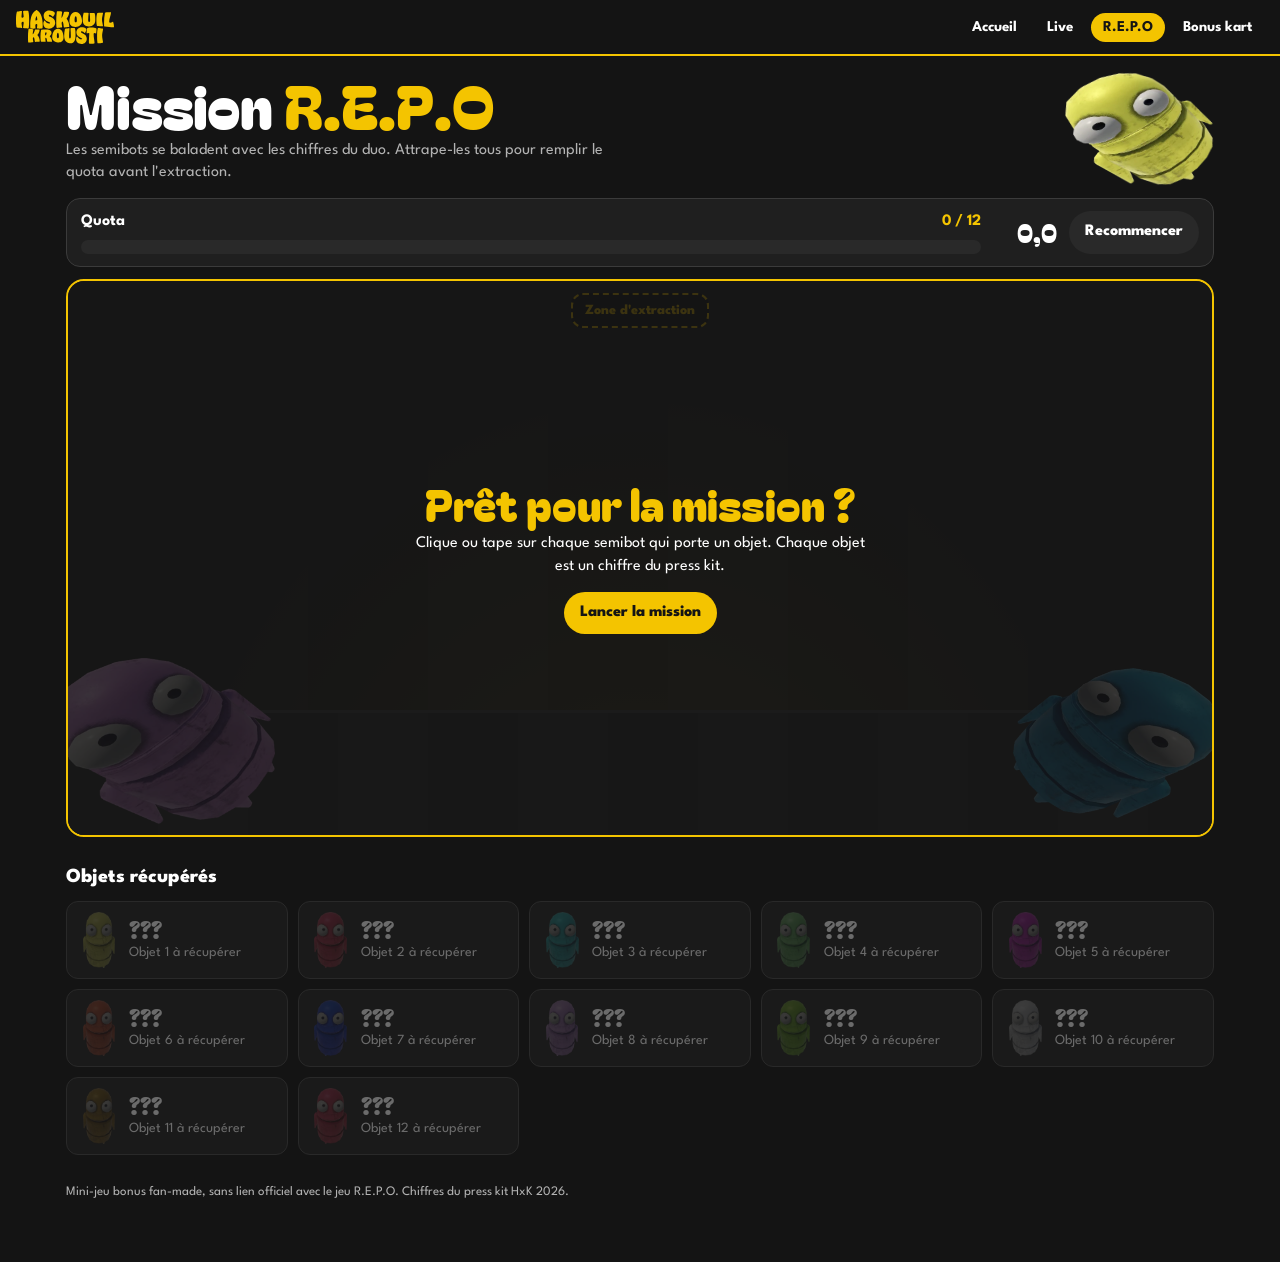
<file: repo/index.html>
<!doctype html>
<html lang="fr">
<head>
<meta charset="utf-8">
<meta name="viewport" content="width=device-width, initial-scale=1, viewport-fit=cover">
<title>Mission R.E.P.O · Haskouil × Krousti</title>
<meta name="description" content="Mini-jeu : attrape les semibots pour récupérer les chiffres du duo Haskouil × Krousti et remplir le quota.">
<link rel="icon" href="../assets/logo/krousti.svg">
<link rel="preconnect" href="https://fonts.googleapis.com">
<link rel="preconnect" href="https://fonts.gstatic.com" crossorigin>
<link rel="stylesheet" href="https://fonts.googleapis.com/css2?family=Bagel+Fat+One&family=League+Spartan:wght@400;500;600;700;800&display=swap">
<link rel="stylesheet" href="../assets/nav.css">
<style>
/* Mini-jeu « Mission R.E.P.O » : les semibots se baladent dans le manoir, chacun transporte un chiffre du duo. Un clic ou un tap le récupère, 12 objets remplissent le quota. */
:root {
  --bg: #141414;
  --card: #1f1f1f;
  --card-2: #292929;
  --line: #3b3b3b;
  --ink: #ffffff;
  --ink-dim: #b3b3b3;
  --yellow: #f4c400;
  --font-display: "Bagel Fat One", "Arial Black", Impact, sans-serif;
  --font-body: "League Spartan", "Helvetica Neue", Arial, sans-serif;
  color-scheme: dark;
}
[hidden] { display: none !important; }
* { box-sizing: border-box; }
html, body { margin: 0; }
body { background: var(--bg); color: var(--ink); font-family: var(--font-body); font-size: 16px; line-height: 1.4; }
img { max-width: 100%; }
button { font: inherit; color: inherit; cursor: pointer; }
button:focus-visible, a:focus-visible { outline: 3px solid var(--yellow); outline-offset: 3px; }
a { color: var(--yellow); }
.page {
  max-width: 1180px; margin: 0 auto;
  padding-left: max(16px, env(safe-area-inset-left, 0px));
  padding-right: max(16px, env(safe-area-inset-right, 0px));
  padding-block: 18px calc(48px + env(safe-area-inset-bottom, 0px));
}

.intro { display: grid; grid-template-columns: minmax(0, 1fr) auto; gap: 16px; align-items: end; margin-bottom: 14px; }
.intro h1 { font-family: var(--font-display); font-weight: 400; font-size: clamp(32px, 6vw, 60px); line-height: .95; margin: 0 0 8px; }
.intro h1 em { font-style: normal; color: var(--yellow); }
.intro p { margin: 0; color: var(--ink-dim); max-width: 60ch; }
.intro img { width: clamp(90px, 14vw, 150px); height: auto; transform: rotate(6deg); }

/* HUD : quota et chrono */
.hud { display: grid; grid-template-columns: minmax(0, 1fr) auto auto; gap: 12px; align-items: center; background: var(--card); border: 1px solid var(--line); border-radius: 14px; padding: 12px 14px; margin-bottom: 12px; }
.quota-label { display: flex; justify-content: space-between; gap: 8px; font-weight: 700; margin-bottom: 6px; }
.quota-label b { font-variant-numeric: tabular-nums; color: var(--yellow); }
.bar { height: 14px; border-radius: 999px; background: var(--card-2); overflow: hidden; }
.bar i { display: block; height: 100%; width: 0; background: var(--yellow); border-radius: inherit; transition: width .35s ease; }
.chrono { font-family: var(--font-display); font-size: 26px; font-variant-numeric: tabular-nums; min-width: 4ch; text-align: right; }
.btn { border: 0; border-radius: 999px; padding: 10px 16px; font-weight: 800; background: var(--yellow); color: #141414; text-decoration: none; display: inline-block; }
.btn.ghost { background: var(--card-2); color: var(--ink); }

/* Le terrain de jeu */
.arena {
  position: relative; overflow: hidden; border-radius: 18px; border: 2px solid var(--yellow);
  height: clamp(380px, 62vh, 600px);
  background:
    radial-gradient(ellipse at 50% 120%, rgba(244,196,0,.18), transparent 60%),
    repeating-linear-gradient(90deg, #1f1f1f 0 120px, #232323 120px 240px),
    #1f1f1f;
  touch-action: manipulation; user-select: none; -webkit-user-select: none;
}
.arena::after { /* plancher */
  content: ""; position: absolute; left: 0; right: 0; bottom: 0; height: 22%;
  background: repeating-linear-gradient(90deg, #292929 0 90px, #2f2f2f 90px 180px);
  border-top: 3px solid #3b3b3b; pointer-events: none;
}
.deco { position: absolute; pointer-events: none; z-index: 1; opacity: .9; }
.deco.a { left: -2%; bottom: 2%; width: 26%; max-width: 230px; }
.deco.b { right: -1%; bottom: 3%; width: 24%; max-width: 210px; transform: scaleX(-1); }
.extract { position: absolute; top: 12px; left: 50%; transform: translateX(-50%); z-index: 2; background: rgba(20,20,20,.85); border: 2px dashed var(--yellow); color: var(--yellow); border-radius: 12px; padding: 6px 12px; font-weight: 800; font-size: 14px; white-space: nowrap; pointer-events: none; }

.bot {
  position: absolute; left: 0; top: 0; z-index: 3; border: 0; padding: 0; background: none;
  width: clamp(54px, 9vw, 86px); aspect-ratio: 181 / 310; will-change: transform;
}
.bot img { width: 100%; height: 100%; display: block; object-fit: contain; animation: bob 1.1s ease-in-out infinite alternate; filter: drop-shadow(0 6px 6px rgba(0,0,0,.45)); pointer-events: none; }
.bot .loot { position: absolute; top: -10px; right: -12px; width: 30px; height: 30px; border-radius: 8px; background: var(--yellow); color: #141414; font-weight: 800; display: grid; place-items: center; font-size: 16px; box-shadow: 0 3px 0 #a88700; animation: glow 1.2s ease-in-out infinite alternate; }
.bot.done { pointer-events: none; transition: opacity .5s, transform .5s; opacity: 0; }
@keyframes bob { to { transform: translateY(-6px) rotate(2deg); } }
@keyframes glow { to { box-shadow: 0 3px 0 #a88700, 0 0 16px rgba(244,196,0,.8); } }

.pop { position: absolute; z-index: 5; transform: translate(-50%, -100%); background: var(--yellow); color: #141414; border-radius: 12px; padding: 8px 12px; text-align: center; pointer-events: none; animation: pop 1.6s ease forwards; max-width: 220px; }
.pop b { display: block; font-family: var(--font-display); font-weight: 400; font-size: 26px; line-height: 1; }
.pop span { font-size: 13px; font-weight: 700; line-height: 1.2; display: block; margin-top: 4px; }
@keyframes pop { 0% { opacity: 0; margin-top: 10px; } 12% { opacity: 1; margin-top: 0; } 80% { opacity: 1; } 100% { opacity: 0; margin-top: -24px; } }

.start, .win { position: absolute; inset: 0; z-index: 8; display: grid; place-items: center; background: rgba(20,20,20,.82); padding: 16px; text-align: center; }
.start > div, .win > div { max-width: 460px; }
.start h2, .win h2 { font-family: var(--font-display); font-weight: 400; font-size: clamp(28px, 5vw, 44px); margin: 0 0 8px; color: var(--yellow); line-height: 1; }
.start p, .win p { margin: 0 0 14px; }
.win .row { display: flex; flex-wrap: wrap; gap: 8px; justify-content: center; }

/* Inventaire */
h2.sec { font-size: 20px; margin: 26px 0 10px; font-weight: 800; }
.inv { display: grid; grid-template-columns: repeat(auto-fill, minmax(min(100%, 200px), 1fr)); gap: 10px; list-style: none; margin: 0; padding: 0; }
.inv li { background: var(--card); border: 1px solid var(--line); border-radius: 12px; padding: 10px 12px; display: grid; grid-template-columns: 40px minmax(0, 1fr); gap: 10px; align-items: center; min-height: 72px; }
.inv li img { width: 40px; height: 56px; object-fit: contain; }
.inv li b { display: block; font-family: var(--font-display); font-weight: 400; font-size: 22px; line-height: 1; }
.inv li span { font-size: 14px; color: var(--ink-dim); line-height: 1.25; display: block; margin-top: 4px; }
.inv li.empty { color: var(--ink-dim); opacity: .55; }
.inv li.empty b { color: var(--ink-dim); }
.foot { color: var(--ink-dim); font-size: 13px; margin-top: 28px; }

@media (max-width: 620px) {
  .intro { grid-template-columns: minmax(0, 1fr); }
  .intro img { display: none; }
  .hud { grid-template-columns: minmax(0, 1fr) auto; }
  .hud .btn { grid-column: 1 / -1; justify-self: start; }
  .extract { font-size: 12px; }
}
@media (prefers-reduced-motion: reduce) {
  .bot img, .bot .loot { animation: none; }
}
</style>
</head>
<body>
<nav class="hxk-nav" aria-label="Site">
  <a class="brand" href="../" aria-label="Accueil"><img src="../assets/logo/lettrage-jaune.svg" alt="Haskouil Krousti"></a>
  <ul>
    <li><a class="link" href="../">Accueil</a></li>
    <li><a class="link" href="../live/">Live</a></li>
    <li><a class="link" href="./" aria-current="page">R.E.P.O</a></li>
    <li><a class="link" href="../kart/">Bonus kart</a></li>
  </ul>
</nav>

<main class="page">
  <div class="intro">
    <div>
      <h1>Mission <em>R.E.P.O</em></h1>
      <p>Les semibots se baladent avec les chiffres du duo. Attrape-les tous pour remplir le quota avant l'extraction.</p>
    </div>
    <img src="../assets/repo/jaune-xl.webp" alt="">
  </div>

  <div class="hud">
    <div>
      <div class="quota-label"><span>Quota</span><b id="qtxt">0 / 12</b></div>
      <div class="bar" role="progressbar" aria-label="Quota" aria-valuemin="0" aria-valuemax="12" aria-valuenow="0" id="qbar"><i></i></div>
    </div>
    <div class="chrono" id="chrono" aria-label="Temps">0,0</div>
    <button class="btn ghost" type="button" id="reset">Recommencer</button>
  </div>

  <div class="arena" id="arena">
    <img class="deco a" src="../assets/repo/lilas-xl.webp" alt="">
    <img class="deco b" src="../assets/repo/bleu-xl.webp" alt="">
    <div class="extract">Zone d'extraction</div>
    <div class="start" id="start">
      <div>
        <h2>Prêt pour la mission ?</h2>
        <p>Clique ou tape sur chaque semibot qui porte un objet. Chaque objet est un chiffre du press kit.</p>
        <button class="btn" type="button" id="go">Lancer la mission</button>
      </div>
    </div>
    <div class="win" id="win" hidden>
      <div>
        <h2>Quota atteint !</h2>
        <p id="wintxt"></p>
        <div class="row">
          <a class="btn" href="mailto:haskouilpro@outlook.fr">Monter une collab</a>
          <button class="btn ghost" type="button" id="again">Rejouer</button>
          <a class="btn ghost" href="../">Retour à l'accueil</a>
        </div>
      </div>
    </div>
  </div>

  <h2 class="sec">Objets récupérés</h2>
  <ul class="inv" id="inv"></ul>

  <p class="foot">Mini-jeu bonus fan-made, sans lien officiel avec le jeu R.E.P.O. Chiffres du press kit HxK 2026.</p>
</main>

<script>
(() => {
  const BOTS = ["jaune", "rouge", "cyan", "vert", "magenta", "orange", "bleu", "lilas", "citron", "blanc", "marron", "rouge"];
  // Un chiffre par objet, chacun une seule fois, mêmes valeurs que la page d'accueil.
  const LOOT = [
    ["447K", "abonnés cumulés sur 4 plateformes"],
    ["8,7M", "likes cumulés sur TikTok"],
    ["63,6K", "nouveaux spectateurs TikTok sur 28 jours"],
    ["78 %", "de non-abonnés touchés sur Instagram"],
    ["160K", "spectateurs uniques sur YouTube"],
    ["~17K€", "récoltés au ZEvent 2026"],
    ["+48 000", "spectateurs uniques pendant le ZEvent"],
    ["+2M", "vues verticales du podcast Histoires Reddit"],
    ["40 min", "de visionnage moyen sur des épisodes de 2h+"],
    ["446K", "vues sur un épisode gaming"],
    ["3,1M", "vues pour le sketch « jetlag »"],
    ["6", "marques partenaires, dont Battle Kart et Razer"]
  ];
  const N = LOOT.length;
  const arena = document.getElementById("arena");
  const inv = document.getElementById("inv");
  const qtxt = document.getElementById("qtxt");
  const qbar = document.getElementById("qbar");
  const chrono = document.getElementById("chrono");
  const start = document.getElementById("start");
  const win = document.getElementById("win");
  const reduce = matchMedia("(prefers-reduced-motion: reduce)").matches;
  let bots = [], got = 0, t0 = 0, raf = 0, running = false, last = 0;

  const fmt = s => s.toFixed(1).replace(".", ",");

  function renderInv() {
    inv.innerHTML = LOOT.map((l, i) => {
      const b = bots[i];
      return b && b.done
        ? `<li><img src="../assets/repo/${BOTS[i]}.webp" alt=""><div><b>${l[0]}</b><span>${l[1]}</span></div></li>`
        : `<li class="empty"><img src="../assets/repo/${BOTS[i]}.webp" alt="" style="opacity:.3"><div><b>???</b><span>Objet ${i + 1} à récupérer</span></div></li>`;
    }).join("");
  }

  function setQuota() {
    qtxt.textContent = `${got} / ${N}`;
    qbar.setAttribute("aria-valuenow", got);
    qbar.firstElementChild.style.width = (got / N * 100) + "%";
  }

  function spawn() {
    arena.querySelectorAll(".bot, .pop").forEach(e => e.remove());
    const W = arena.clientWidth, H = arena.clientHeight;
    bots = BOTS.map((c, i) => {
      const el = document.createElement("button");
      el.type = "button";
      el.className = "bot";
      el.setAttribute("aria-label", `Semibot ${i + 1}, récupérer son objet`);
      el.innerHTML = `<img src="../assets/repo/${c}.webp" alt=""><span class="loot" aria-hidden="true">$</span>`;
      arena.appendChild(el);
      const b = { el, i, done: false, x: Math.random() * (W - 90), y: 60 + Math.random() * (H - 200), tx: 0, ty: 0, v: 40 + Math.random() * 50 };
      pickTarget(b);
      place(b);
      el.addEventListener("click", () => grab(b));
      return b;
    });
  }

  function pickTarget(b) {
    const W = arena.clientWidth, H = arena.clientHeight;
    const w = b.el.offsetWidth || 70, h = b.el.offsetHeight || 120;
    b.tx = Math.random() * Math.max(10, W - w);
    b.ty = 50 + Math.random() * Math.max(10, H - h - 60);
  }

  function place(b) { b.el.style.transform = `translate(${b.x}px, ${b.y}px)`; }

  function grab(b) {
    if (!running || b.done) return;
    b.done = true;
    got++;
    const [n, s] = LOOT[b.i];
    const pop = document.createElement("div");
    pop.className = "pop";
    pop.innerHTML = `<b>${n}</b><span>${s}</span>`;
    const r = b.el.getBoundingClientRect(), a = arena.getBoundingClientRect();
    const px = Math.min(Math.max(r.left - a.left + r.width / 2, 110), a.width - 110);
    pop.style.left = px + "px";
    pop.style.top = Math.max(r.top - a.top, 90) + "px";
    arena.appendChild(pop);
    setTimeout(() => pop.remove(), 1700);
    b.el.classList.add("done");
    setQuota();
    renderInv();
    if (got === N) finish();
  }

  function finish() {
    running = false;
    cancelAnimationFrame(raf);
    const t = (performance.now() - t0) / 1000;
    let best = null;
    try { best = parseFloat(localStorage.getItem("hxk-repo-best")); } catch (e) {}
    let rec = "";
    if (!best || t < best) {
      try { localStorage.setItem("hxk-repo-best", t); } catch (e) {}
      rec = best ? " Nouveau record !" : "";
    } else rec = ` Record : ${fmt(best)} s.`;
    document.getElementById("wintxt").textContent = `12 objets en ${fmt(t)} s.${rec} Les chiffres sont dans l'inventaire, il ne manque plus que ta marque.`;
    setTimeout(() => { win.hidden = false; document.getElementById("again").focus(); }, 900);
  }

  function loop(now) {
    const dt = Math.min(0.05, (now - last) / 1000);
    last = now;
    chrono.textContent = fmt((now - t0) / 1000);
    if (!reduce) for (const b of bots) {
      if (b.done) continue;
      const dx = b.tx - b.x, dy = b.ty - b.y, d = Math.hypot(dx, dy);
      if (d < 6) pickTarget(b);
      else { const k = Math.min(1, b.v * dt / d); b.x += dx * k; b.y += dy * k; place(b); }
    }
    if (running) raf = requestAnimationFrame(loop);
  }

  function play() {
    cancelAnimationFrame(raf);
    got = 0;
    win.hidden = true;
    start.hidden = true;
    spawn();
    setQuota();
    renderInv();
    running = true;
    t0 = last = performance.now();
    raf = requestAnimationFrame(loop);
  }

  document.getElementById("go").addEventListener("click", play);
  document.getElementById("again").addEventListener("click", play);
  document.getElementById("reset").addEventListener("click", play);
  addEventListener("resize", () => bots.forEach(b => { if (!b.done) { pickTarget(b); b.x = Math.min(b.x, arena.clientWidth - 60); b.y = Math.min(b.y, arena.clientHeight - 120); place(b); } }));
  setQuota();
  renderInv();
})();
</script>
</body>
</html>
</file>
<file: assets/nav.css>
/* Barre de navigation commune à toutes les pages du site */
.hxk-nav {
  position: sticky; top: 0; z-index: 50;
  display: flex; align-items: center; justify-content: space-between; gap: 12px; flex-wrap: wrap;
  padding: calc(10px + env(safe-area-inset-top, 0px)) max(16px, env(safe-area-inset-right, 0px)) 10px max(16px, env(safe-area-inset-left, 0px));
  background: #141414; border-bottom: 2px solid #f4c400;
  font-family: "League Spartan", "Helvetica Neue", Arial, sans-serif;
}
.hxk-nav .brand { display: flex; align-items: center; }
.hxk-nav .brand img { height: 34px; width: auto; display: block; }
.hxk-nav ul { display: flex; gap: 6px; list-style: none; margin: 0; padding: 0; flex-wrap: wrap; }
.hxk-nav a.link {
  display: block; padding: 7px 12px; border-radius: 999px; text-decoration: none;
  color: #ffffff; font-weight: 700; font-size: 15px; line-height: 1;
}
.hxk-nav a.link:hover { background: #292929; }
.hxk-nav a.link[aria-current="page"] { background: #f4c400; color: #141414; }
.hxk-nav a:focus-visible { outline: 3px solid #f4c400; outline-offset: 2px; }
@media (max-width: 520px) {
  .hxk-nav .brand img { height: 26px; }
  .hxk-nav a.link { padding: 6px 9px; font-size: 14px; }
}
</file>
